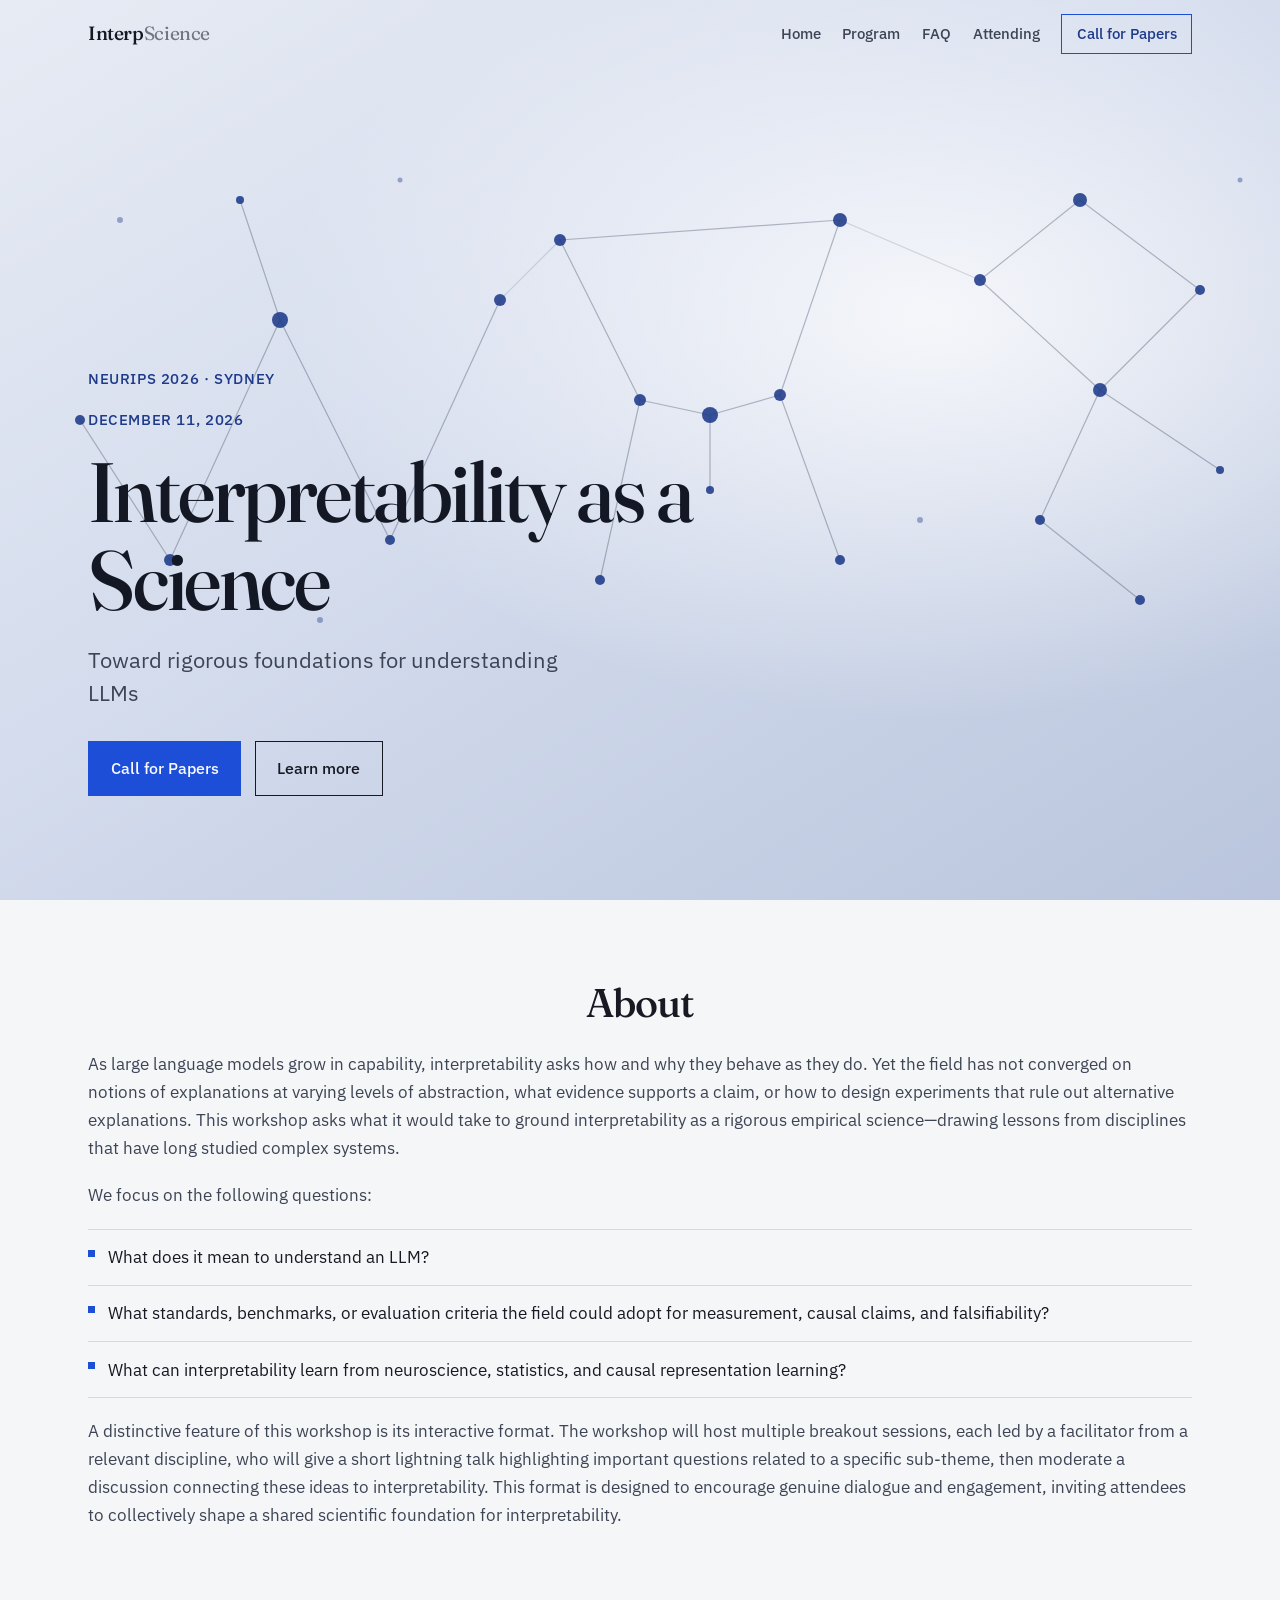
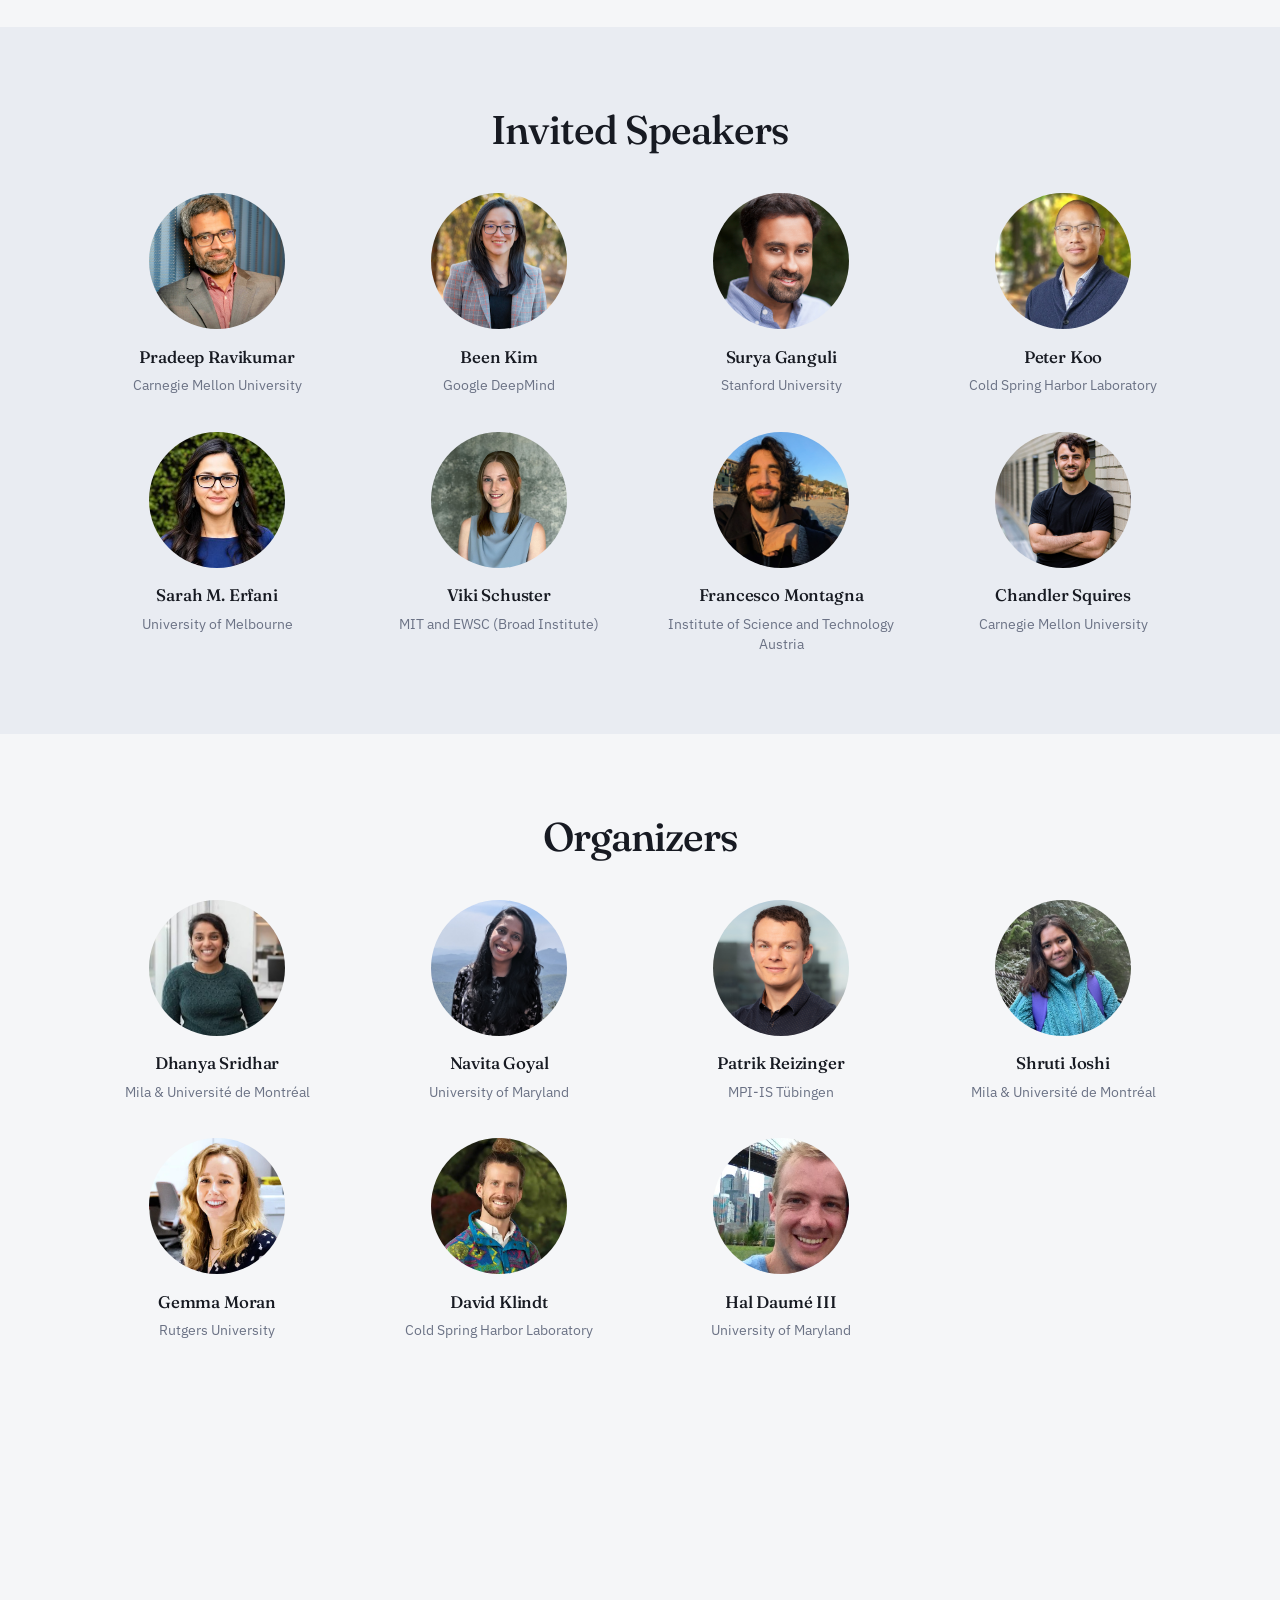
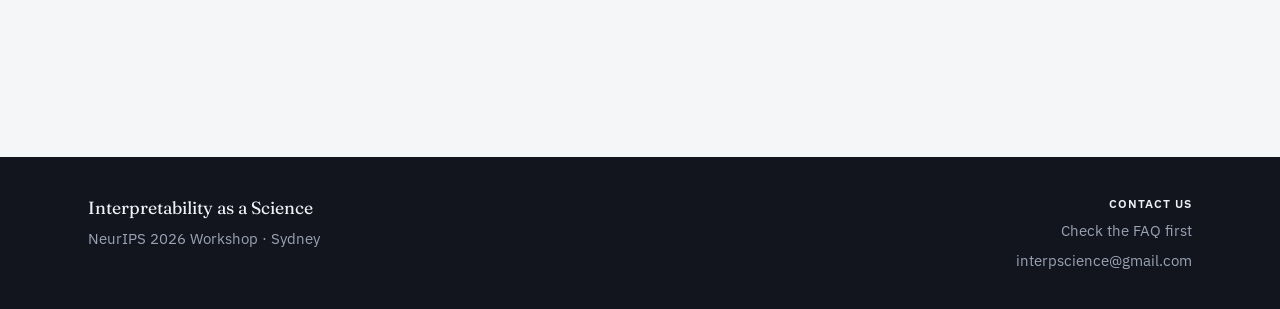
<file: index.html>
<!DOCTYPE html>
<html lang="en">
<head>
  <meta charset="UTF-8" />
  <meta name="viewport" content="width=device-width, initial-scale=1" />
  <title>Interpretability as a Science · Workshop</title>
  <meta name="description" content="What can interpretability learn from other sciences? A NeurIPS 2026 workshop toward rigorous foundations for understanding foundation models." />
  <link rel="preconnect" href="https://fonts.googleapis.com" />
  <link rel="preconnect" href="https://fonts.gstatic.com" crossorigin />
  <link href="https://fonts.googleapis.com/css2?family=Fraunces:opsz,wght@9..144,400;9..144,500;9..144,600&family=IBM+Plex+Sans:wght@400;500;600&display=swap" rel="stylesheet" />
  <link rel="stylesheet" href="static/styles.css?v=8" />
  
  <link rel="icon" href="static/favicon.svg" type="image/svg+xml" />
  <link rel="icon" href="static/favicon-32.png" sizes="32x32" type="image/png" />
  <link rel="icon" href="static/favicon-192.png" sizes="192x192" type="image/png" />
  <link rel="apple-touch-icon" href="static/apple-touch-icon.png" />
</head>
<body>
  <a class="skip-link" href="#main">Skip to content</a>

  <header class="site-header" data-header>
    <div class="header-inner">
      <a class="wordmark" href=".">Interp<span>Science</span></a>
      <nav class="nav" aria-label="Primary">
        <a href=".">Home</a>
        <a href="program">Program</a>
        <a href="faq">FAQ</a>
        <a href="faq#attending-and-presenting">Attending</a>
        <a class="nav-cta" href="cfp">Call for Papers</a>
      </nav>
      <button class="nav-toggle" type="button" aria-expanded="false" aria-controls="mobile-nav" data-nav-toggle>
        <span class="sr-only">Menu</span>
        <span></span><span></span>
      </button>
    </div>
    <nav id="mobile-nav" class="mobile-nav" data-mobile-nav hidden>
      <a href=".">Home</a>
      <a href="program">Program</a>
      <a href="faq">FAQ</a>
      <a href="faq#attending-and-presenting">Attending</a>
      <a href="cfp">Call for Papers</a>
    </nav>
  </header>

  <main id="main">
    <section class="hero" id="top" aria-labelledby="hero-title">
      <div class="hero-visual" aria-hidden="true">
        <svg class="hero-svg" viewBox="0 0 1440 900" preserveAspectRatio="xMidYMid slice">
          <defs>
            <linearGradient id="sky" x1="0" y1="0" x2="1" y2="1">
              <stop offset="0%" stop-color="#e8ecf4" />
              <stop offset="45%" stop-color="#d4dced" />
              <stop offset="100%" stop-color="#b8c4dc" />
            </linearGradient>
            <radialGradient id="glow" cx="70%" cy="35%" r="45%">
              <stop offset="0%" stop-color="#f7f8fb" stop-opacity="0.95" />
              <stop offset="100%" stop-color="#f7f8fb" stop-opacity="0" />
            </radialGradient>
          </defs>
          <rect width="1440" height="900" fill="url(#sky)" />
          <rect width="1440" height="900" fill="url(#glow)" />

          <!-- Star-map figures in the original hero band (≈ y 180–620) -->
          <g class="constellation" fill="none" stroke="#2a3550" stroke-width="1.2" stroke-linecap="round" stroke-linejoin="round">
            <!-- Left: W / Cassiopeia-like -->
            <g class="figure">
              <path class="line" d="M160 420 L250 560 L360 320 L470 540 L580 300" />
              <path class="line" d="M360 320 L320 200" />
            </g>
            <!-- Center: shoulders, belt, feet, sword -->
            <g class="figure">
              <path class="line" d="M640 240 L720 400 L790 415 L860 395 L920 220" />
              <path class="line" d="M640 240 L920 220" />
              <path class="line" d="M720 400 L680 580" />
              <path class="line" d="M860 395 L920 560" />
              <path class="line" d="M790 415 L790 490" />
            </g>
            <!-- Right: diamond + branching tail -->
            <g class="figure">
              <path class="line" d="M1060 280 L1160 200 L1280 290 L1180 390 Z" />
              <path class="line" d="M1180 390 L1120 520 L1220 600" />
              <path class="line" d="M1180 390 L1300 470" />
            </g>
            <!-- Sparse cross-links between figures -->
            <g class="figure faint">
              <path class="line" d="M580 300 L640 240" />
              <path class="line" d="M920 220 L1060 280" />
            </g>
          </g>

          <g class="nodes" fill="#1e3a8a">
            <!-- Left figure (along draw order) -->
            <circle class="node" cx="160" cy="420" r="5" />
            <circle class="node" cx="250" cy="560" r="6" />
            <circle class="node bright" cx="360" cy="320" r="8" />
            <circle class="node" cx="470" cy="540" r="5" />
            <circle class="node" cx="580" cy="300" r="6" />
            <circle class="node" cx="320" cy="200" r="4" />
            <!-- Center figure (along draw order) -->
            <circle class="node" cx="640" cy="240" r="6" />
            <circle class="node" cx="720" cy="400" r="6" />
            <circle class="node bright" cx="790" cy="415" r="8" />
            <circle class="node" cx="860" cy="395" r="6" />
            <circle class="node bright" cx="920" cy="220" r="7" />
            <circle class="node" cx="680" cy="580" r="5" />
            <circle class="node" cx="920" cy="560" r="5" />
            <circle class="node" cx="790" cy="490" r="4" />
            <!-- Right figure (along draw order) -->
            <circle class="node" cx="1060" cy="280" r="6" />
            <circle class="node bright" cx="1160" cy="200" r="7" />
            <circle class="node" cx="1280" cy="290" r="5" />
            <circle class="node" cx="1180" cy="390" r="7" />
            <circle class="node" cx="1120" cy="520" r="5" />
            <circle class="node" cx="1220" cy="600" r="5" />
            <circle class="node" cx="1300" cy="470" r="4" />
            <!-- Unconnected field stars -->
            <circle class="node field" cx="200" cy="220" r="3" />
            <circle class="node field" cx="480" cy="180" r="2.5" />
            <circle class="node field" cx="1000" cy="520" r="3" />
            <circle class="node field" cx="1320" cy="180" r="2.5" />
            <circle class="node field" cx="400" cy="620" r="3" />
          </g>
        </svg>
      </div>

      <div class="hero-content">
        <p class="hero-venue">NeurIPS 2026 · Sydney</p>
        <p class="hero-venue">December 11, 2026</p>
        <h1 id="hero-title">Interpretability as a Science</h1>
        <p class="hero-lede">Toward rigorous foundations for understanding LLMs</p>
        <div class="hero-actions">
          <a class="btn btn-primary" href="cfp">Call for Papers</a>
          <a class="btn btn-ghost" href="#about">Learn more</a>
        </div>
      </div>
    </section>

    <section class="section about" id="about" data-reveal>
      <div class="section-inner">
        <h2>About</h2>
        <p>
          As large language models grow in capability, interpretability asks how and why they behave as they do.
          Yet the field has not converged on notions of explanations at varying levels of abstraction, what evidence supports a claim, 
          or how to design experiments that rule out alternative explanations. 
          This workshop asks what it would take to ground interpretability
          as a rigorous empirical science—drawing lessons from disciplines that have long studied complex systems.
        </p>
        <p>We focus on the following questions:</p>
        <p>
        <ul class="focus-list">
          <li>What does it mean to understand an LLM?</li>
           <li>What standards, benchmarks, or evaluation criteria the field could adopt for measurement, causal claims, and falsifiability?</li>
          <li>What can interpretability learn from neuroscience, statistics, and causal representation learning?</li>
        </ul>
      </p>
        <p>A distinctive feature of this workshop is its interactive format. The workshop will host
          multiple breakout sessions, each led by a facilitator from a relevant discipline, who will
          give a short lightning talk highlighting important questions related to a specific sub-theme, 
          then moderate a discussion connecting these ideas to interpretability. This format is designed to encourage genuine dialogue and engagement, 
          inviting attendees to collectively shape a shared scientific foundation for interpretability.
        </p> 
      </div>
    </section>

    <section class="section speakers" id="speakers" data-reveal>
      <div class="section-inner">
        <h2>Invited Speakers</h2>
        <ul class="person-grid">
          <li>
            <a href="https://www.cs.cmu.edu/~pradeepr/">
              <img src="static/images/people/pradeep-ravikumar.png" alt="" width="160" height="160" />
              <h3>Pradeep Ravikumar</h3>
              <p>Carnegie Mellon University</p>
            </a>
          </li>
          <li>
            <a href="https://beenkim.github.io/">
              <img src="static/images/people/been-kim.png" alt="" width="160" height="160" />
              <h3>Been Kim</h3>
              <p>Google DeepMind</p>
            </a>
          </li>
          <li>
            <a href="https://ganguli-gang.stanford.edu/surya.html">
              <img src="static/images/people/surya-ganguli.jpg" alt="" width="160" height="160" />
              <h3>Surya Ganguli</h3>
              <p>Stanford University</p>
            </a>
          </li>
          <li>
            <a href="https://koo-lab.github.io/">
              <img src="static/images/people/peter_koo.jpeg" alt="" width="160" height="160" />
              <h3>Peter Koo</h3>
              <p>Cold Spring Harbor Laboratory</p>
            </a>
          </li>
          <li>
            <a href="https://people.eng.unimelb.edu.au/smonazam/">
              <img src="static/images/people/sarah-erfani.jpeg" alt="" width="160" height="160" />
              <h3>Sarah M. Erfani</h3>
              <p>University of Melbourne</p>
            </a>
          </li>
          <li>
            <a href="https://viktoriaschuster.github.io/website/">
              <img src="static/images/people/viki-schuster.jpeg" alt="" width="160" height="160" />
              <h3>Viki Schuster</h3>
              <p>MIT and EWSC (Broad Institute)</p>
            </a>
          </li>
          <li>
            <a href="https://www.francescomontagna.com/">
              <img src="static/images/people/francesco-montagna.png" alt="" width="160" height="160" />
              <h3>Francesco Montagna</h3>
              <p>Institute of Science and Technology Austria</p>
            </a>
          </li>
          <li>
            <a href="https://www.chandlersquires.com/">
              <img src="static/images/people/chandler-squires.jpg" alt="" width="160" height="160" />
              <h3>Chandler Squires</h3>
              <p>Carnegie Mellon University</p>
            </a>
          </li>
        </ul>
      </div>
    </section>

    <section class="section organizers" id="organizers" data-reveal>
      <div class="section-inner">
        <h2>Organizers</h2>
        <ul class="person-grid">
          <li>
            <a href="https://www.dsridhar.com/">
              <img src="static/images/people/dhanya-sridhar.jpeg" alt="" width="160" height="160" />
              <h3>Dhanya Sridhar</h3>
              <p>Mila &amp; Université de Montréal</p>
            </a>
          </li>
          <li>
            <a href="https://navitagoyal.github.io/">
              <img src="static/images/people/navita-goyal.jpg" alt="" width="160" height="160" />
              <h3>Navita Goyal</h3>
              <p>University of Maryland</p>
            </a>
          </li>
          <li>
            <a href="https://rpatrik96.github.io/">
              <img src="static/images/people/patrik-reizinger.png" alt="" width="160" height="160" />
              <h3>Patrik Reizinger</h3>
              <p>MPI-IS Tübingen</p>
            </a>
          </li>
          <li>
            <a href="https://shrutij01.github.io/">
              <img src="static/images/people/shruti-joshi.jpg" alt="" width="160" height="160" />
              <h3>Shruti Joshi</h3>
              <p>Mila &amp; Université de Montréal</p>
            </a>
          </li>
          <li>
            <a href="https://www.gemma-moran.com/">
              <img src="static/images/people/gemma-moran.jpg" alt="" width="160" height="160" />
              <h3>Gemma Moran</h3>
              <p>Rutgers University</p>
            </a>
          </li>
          <li>
            <a href="https://facultyprofiles.cshl.edu/david.klindt">
              <img src="static/images/people/david-klindt.jpg" alt="" width="160" height="160" />
              <h3>David Klindt</h3>
              <p>Cold Spring Harbor Laboratory</p>
            </a>
          </li>
          <li>
            <a href="https://users.umiacs.umd.edu/~hal3/">
              <img src="static/images/people/hal-daume.jpg" alt="" width="160" height="160" />
              <h3>Hal Daumé III</h3>
              <p>University of Maryland</p>
            </a>
          </li>
        </ul>
      </div>
    </section>

    <section class="section sponsors" id="sponsors" data-reveal>
      <div class="section-inner">
        <h2>Sponsors</h2>
        <!-- <p class="sponsor-note">This workshop is funded by Schmidt Sciences.</p> -->
        <a class="sponsor-logo" href="https://www.schmidtsciences.org/" target="_blank" rel="noopener">
          <img src="static/schmidt_sciences_logo.svg" alt="Schmidt Sciences" width="300" height="100" />
        </a>
      </div>
    </section>
  </main>

  <footer class="site-footer">
    <div class="footer-inner">
      <div class="footer-left">
        <p class="footer-brand">Interpretability as a Science</p>
        <p>NeurIPS 2026 Workshop · Sydney</p>
      </div>
      <div class="footer-right">
        <p class="footer-contact-label">Contact us</p>
        <p class="footer-contact"><a href="faq">Check the FAQ first</a></p>
        <p class="footer-contact"><a href="mailto:interpscience@gmail.com">interpscience@gmail.com</a></p>
      </div>
    </div>
  </footer>

  <script src="static/script.js?v=5"></script>
</body>
</html>
</file>
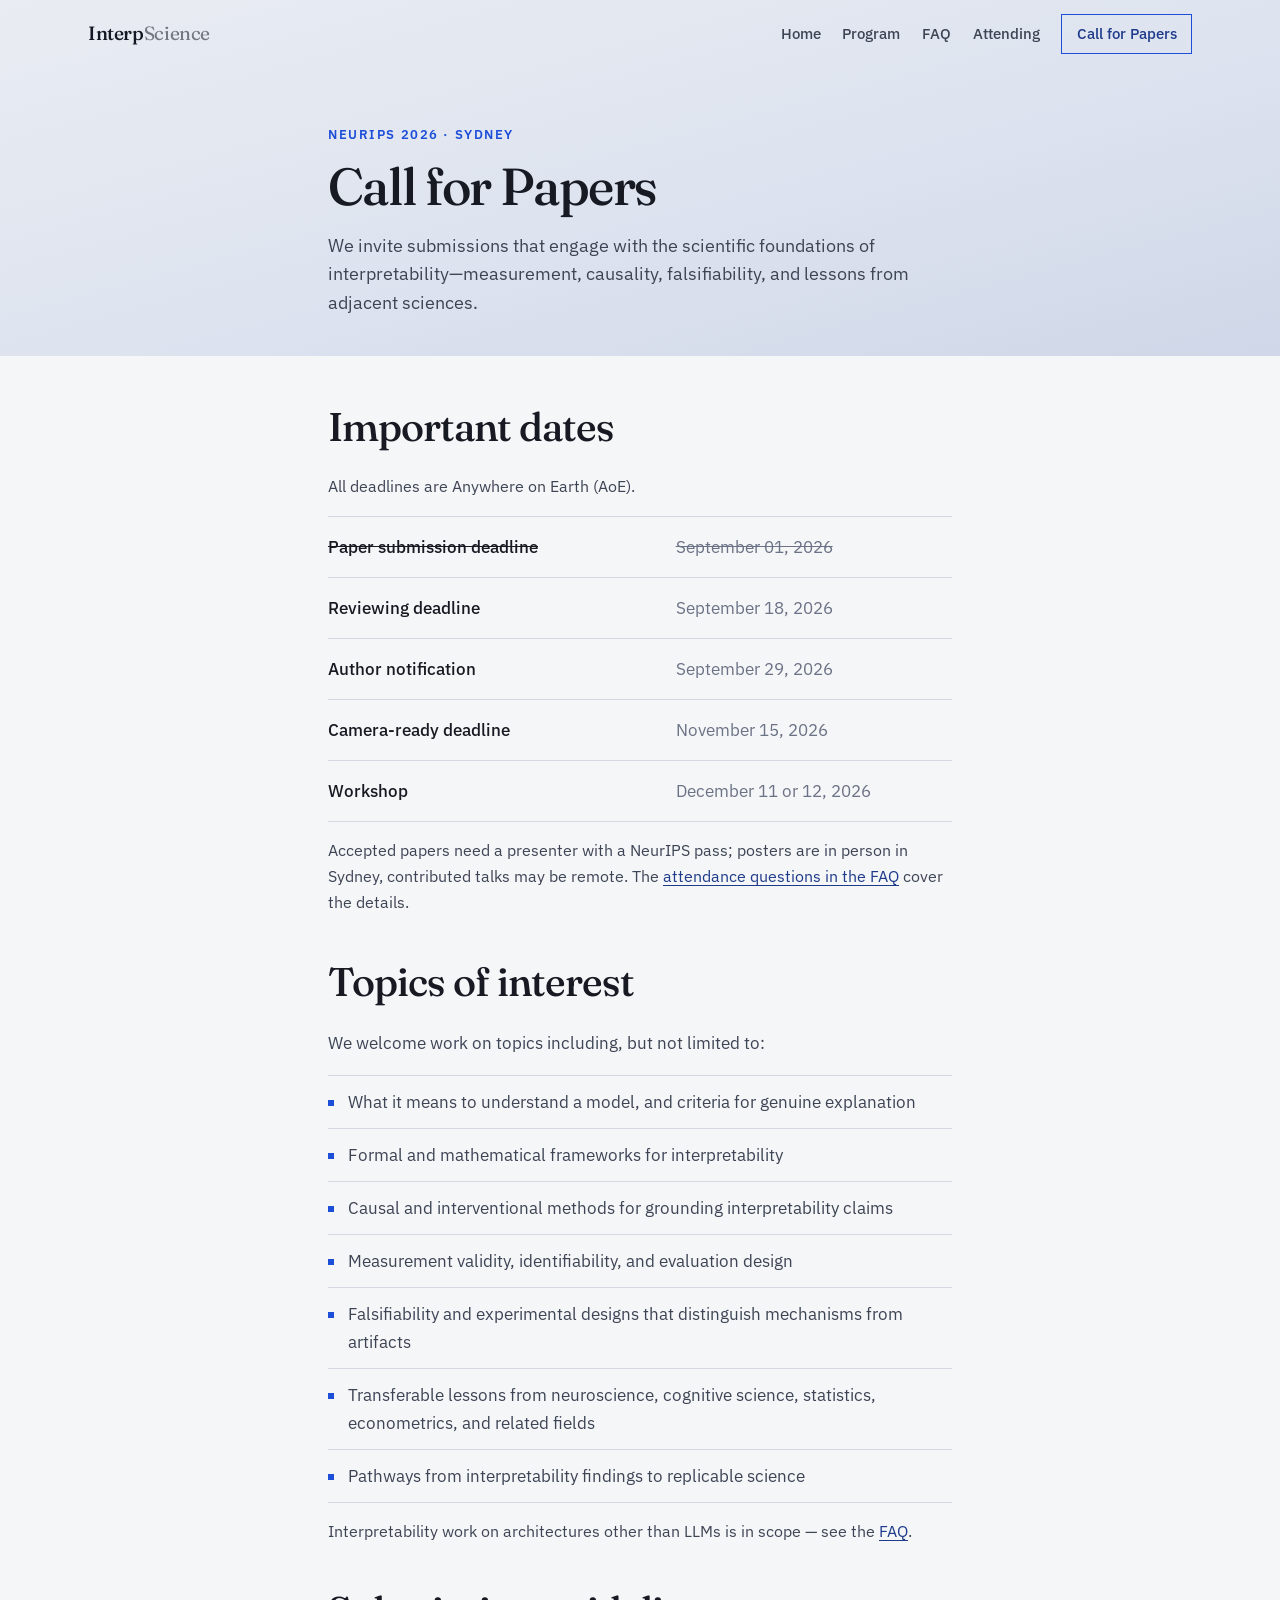
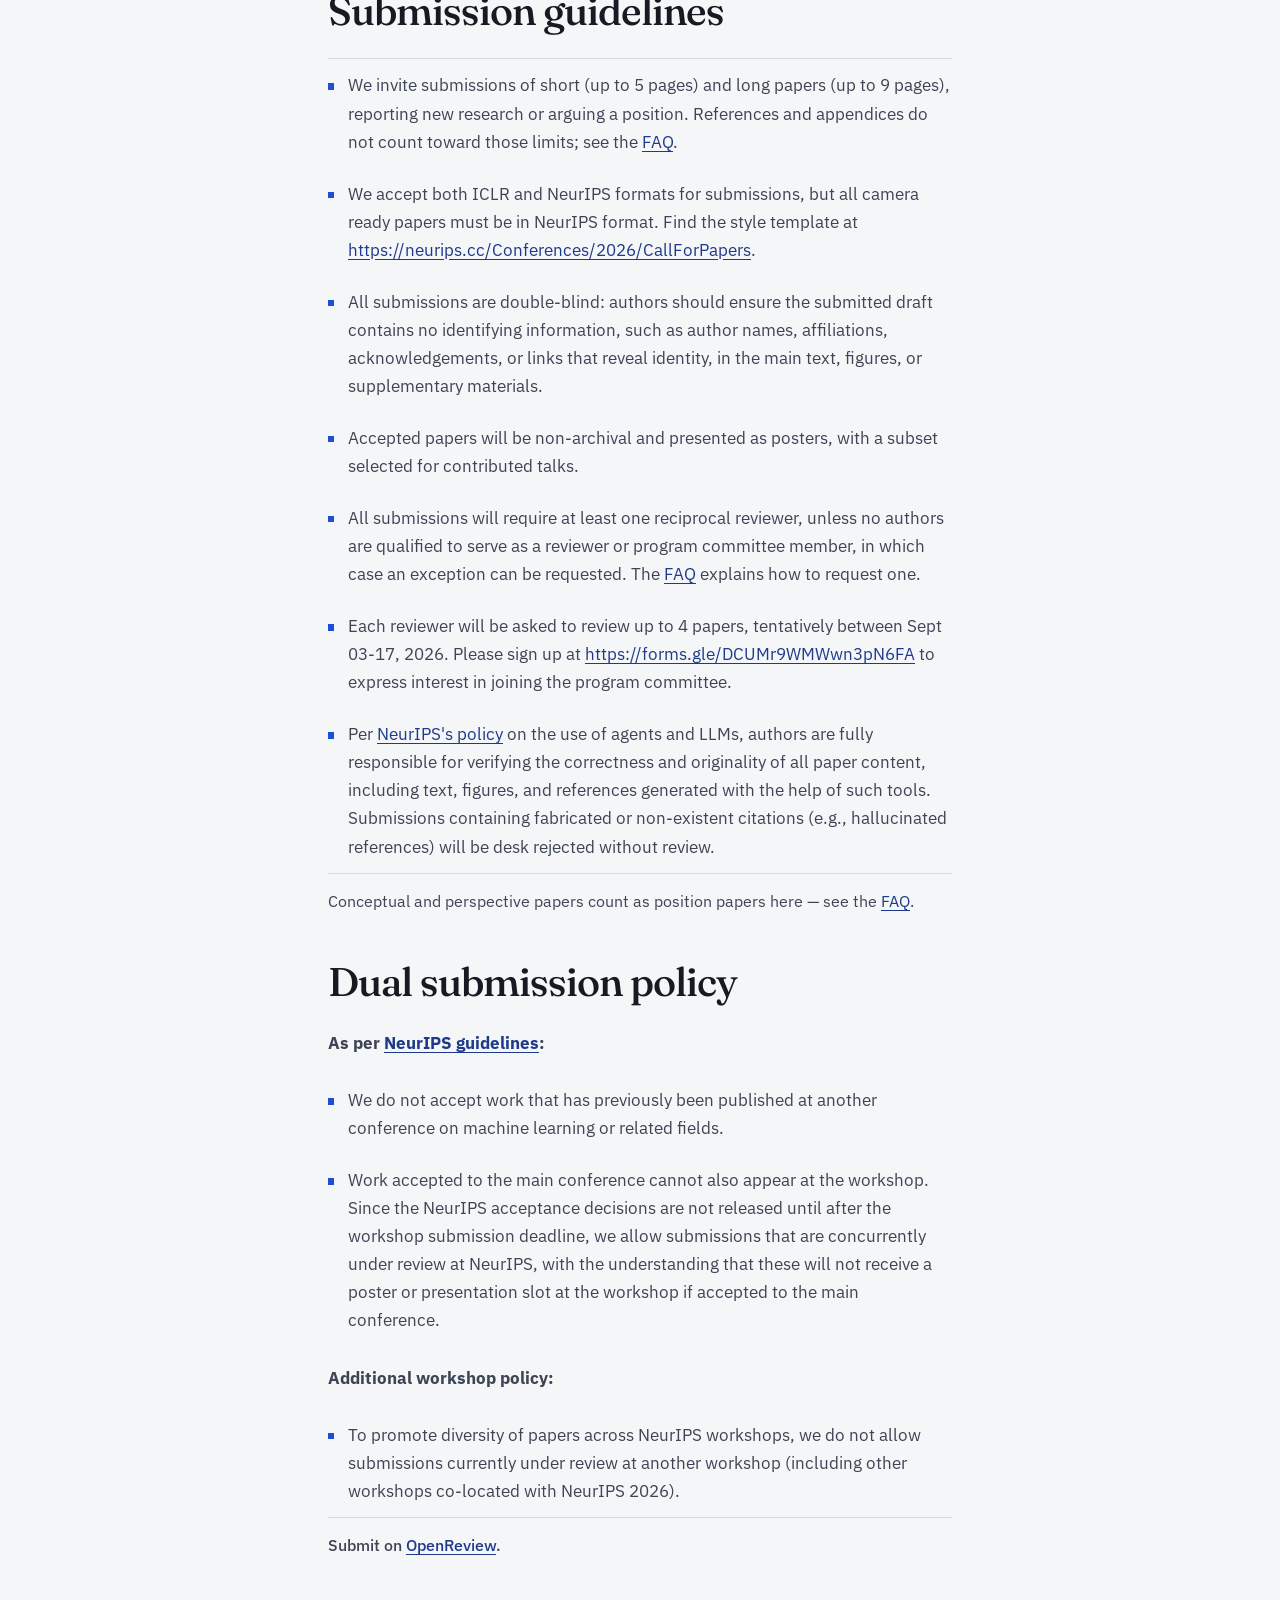
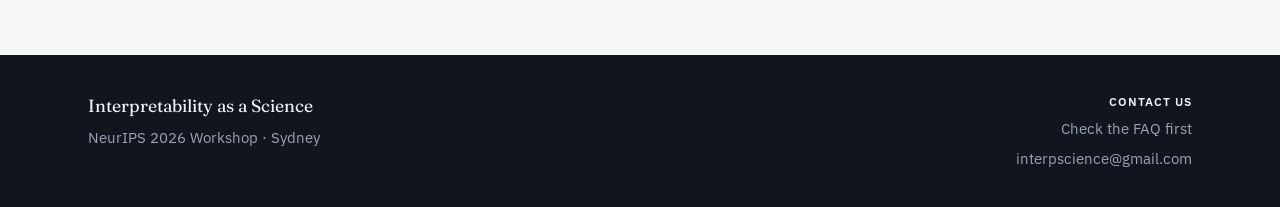
<file: cfp.html>
<!DOCTYPE html>
<html lang="en">
<head>
  <meta charset="UTF-8" />
  <meta name="viewport" content="width=device-width, initial-scale=1" />
  <title>Call for Papers · Interpretability as a Science</title>
  <meta name="description" content="Call for papers for the Interpretability as a Science workshop at NeurIPS 2026." />
  <link rel="preconnect" href="https://fonts.googleapis.com" />
  <link rel="preconnect" href="https://fonts.gstatic.com" crossorigin />
  <link href="https://fonts.googleapis.com/css2?family=Fraunces:opsz,wght@9..144,400;9..144,500;9..144,600&family=IBM+Plex+Sans:wght@400;500;600&display=swap" rel="stylesheet" />
  <link rel="stylesheet" href="static/styles.css?v=8" />
  <!-- <base href="/InterpScience/"> -->
  <link rel="icon" href="static/favicon.svg" type="image/svg+xml" />
  <link rel="icon" href="static/favicon-32.png" sizes="32x32" type="image/png" />
  <link rel="icon" href="static/favicon-192.png" sizes="192x192" type="image/png" />
  <link rel="apple-touch-icon" href="static/apple-touch-icon.png" />
</head>
<body>
  <a class="skip-link" href="#main">Skip to content</a>

  <header class="site-header is-scrolled" data-header>
    <div class="header-inner">
      <a class="wordmark" href=".">Interp<span>Science</span></a>
      <nav class="nav" aria-label="Primary">
        <a href=".">Home</a>
        <a href="program">Program</a>
        <a href="faq">FAQ</a>
        <a href="faq#attending-and-presenting">Attending</a>
        <a class="nav-cta" href="cfp" aria-current="page">Call for Papers</a>
      </nav>
      <button class="nav-toggle" type="button" aria-expanded="false" aria-controls="mobile-nav" data-nav-toggle>
        <span class="sr-only">Menu</span>
        <span></span><span></span>
      </button>
    </div>
    <nav id="mobile-nav" class="mobile-nav" data-mobile-nav hidden>
      <a href=".">Home</a>
      <a href="program">Program</a>
      <a href="faq">FAQ</a>
      <a href="faq#attending-and-presenting">Attending</a>
      <a href="cfp" aria-current="page">Call for Papers</a>
    </nav>
  </header>

  <main id="main">
    <section class="page-hero">
      <div class="section-inner narrow">
        <p class="eyebrow">NeurIPS 2026 · Sydney</p>
        <h1>Call for Papers</h1>
        <p class="page-lede">
          We invite submissions that engage with the scientific foundations of interpretability—measurement, causality, falsifiability, and lessons from adjacent sciences.
        </p>
      </div>
    </section>

    <section class="section page-section">
      <div class="section-inner narrow">
        <h2>Important dates</h2>
        <p class="note">All deadlines are Anywhere on Earth (AoE).</p>
        <dl class="date-list">
          <div>
            <dt><s>Paper submission deadline</s></dt>
            <dd><s>September 01, 2026</s></dd>
          </div>
          <div>
            <dt>Reviewing deadline</dt>
            <dd>September 18, 2026</dd>
          </div>
          <div>
            <dt>Author notification</dt>
            <dd>September 29, 2026</dd>
          </div>
          <div>
            <dt>Camera-ready deadline</dt>
            <dd>November 15, 2026</dd>
          </div>
          <div>
            <dt>Workshop</dt>
            <dd>December 11 or 12, 2026</dd>
          </div>
        </dl>
        <p class="note">Accepted papers need a presenter with a NeurIPS pass; posters are in person in Sydney, contributed talks may be remote. The <a href="faq#attending-and-presenting">attendance questions in the FAQ</a> cover the details.</p>

        <h2>Topics of interest</h2>
        <p>We welcome work on topics including, but not limited to:</p>
        <ul class="topic-list">
          <li>What it means to understand a model, and criteria for genuine explanation</li>
          <li>Formal and mathematical frameworks for interpretability</li>
          <li>Causal and interventional methods for grounding interpretability claims</li>
          <li>Measurement validity, identifiability, and evaluation design</li>
          <li>Falsifiability and experimental designs that distinguish mechanisms from artifacts</li>
          <li>Transferable lessons from neuroscience, cognitive science, statistics, econometrics, and related fields</li>
          <li>Pathways from interpretability findings to replicable science</li>
        </ul>
        <p class="note">Interpretability work on architectures other than LLMs is in scope — see the <a href="faq#is-work-on-architectures-other-than-llms-eg-rnns-state-space-models-in-scope">FAQ</a>.</p>

        <h2>Submission guidelines</h2>
        <ul class="submission-guidelines">
          <li>We invite submissions of short (up to 5 pages) and long papers (up to 9 pages), reporting new research or arguing a position. References and appendices do not count toward those limits; see the <a href="faq#do-references-and-appendices-count-toward-the-page-limit">FAQ</a>.</li>
          <li>We accept both ICLR and NeurIPS formats for submissions, but all camera ready papers must be in NeurIPS format. Find the style template at <a href="https://neurips.cc/Conferences/2026/CallForPapers">https://neurips.cc/Conferences/2026/CallForPapers</a>.</li>
          <li>All submissions are double-blind: authors should ensure the submitted draft contains no identifying information, such as author names, affiliations, acknowledgements, or links that reveal identity, in the main text, figures, or supplementary materials.</li>
          <!-- <li>Per NeurIPS guidelines, we do not accept work that has been previously published in other conferences on machine learning or related fields, including NeurIPS 2026 main conference.</li> -->
          <li>Accepted papers will be non-archival and presented as posters, with a subset selected for contributed talks.</li>
          <li>All submissions will require at least one reciprocal reviewer, unless no authors are qualified to serve as a reviewer or program committee member, in which case an exception can be requested. The <a href="faq#how-do-i-request-a-reciprocal-reviewer-exception">FAQ</a> explains how to request one.</li>
          <li>Each reviewer will be asked to review up to 4 papers, tentatively between Sept 03-17, 2026. Please sign up at <a href="https://forms.gle/DCUMr9WMWwn3pN6FA">https://forms.gle/DCUMr9WMWwn3pN6FA</a> to express interest in joining the program committee.</li>
          <li>Per <a href="https://neurips.cc/Conferences/2026/MainTrackHandbook#:~:text=Author%20Use%20of%20Agents%20and%20Large%20Language%20Models%20(LLMs)%C2%A0">NeurIPS's policy</a> on the use of agents and LLMs, authors are fully responsible for verifying the correctness and originality of all paper content, including text, figures, and references generated with the help of such tools. Submissions containing fabricated or non-existent citations (e.g., hallucinated references) will be desk rejected without review.</li>
          
        </ul>
        <p class="note">Conceptual and perspective papers count as position papers here — see the <a href="faq#does-the-workshop-accept-position-papers-or-conceptualperspective-papers">FAQ</a>.</p>
        <h2>Dual submission policy</h2>
        <ul class="submission-guidelines">
          <p><strong>
          As per <a href="https://neurips.cc/Conferences/2026/WorkshopsGuidance#:~:text=Work%20that%20is%20presented%20at%20the%20main%20NeurIPS%20conference%20should%20not%20appear%20in%20a%20workshop%2C%20including%20as%20part%20of%20an%20invited%20talk.%20Organizers%20should%20make%20this%20clear%20in%20their%20calls%20and%20explain%20in%20their%20proposal%20how%20they%20will%20discourage%20the%20presentation%20of%20already%20finalized%20machine%20learning%20work.">NeurIPS guidelines</a>:
          </strong></p>

          <li>We do not accept work that has previously been published at another conference on machine learning or related fields. </li>

          <li>Work accepted to the main conference cannot also appear at the workshop. Since the NeurIPS acceptance decisions are not released until after the workshop submission deadline, we allow submissions that are concurrently under review at NeurIPS, with the understanding that these will not receive a poster or presentation slot at the workshop if accepted to the main conference.</li>
            
          <p><strong>Additional workshop policy:</strong></p>
          <li>To promote diversity of papers across NeurIPS workshops, we do not allow submissions currently under review at another workshop (including other workshops co-located with NeurIPS 2026).</li>

          
        </ul>

        <p class="note-end">Submit on <a href="https://openreview.net/group?id=NeurIPS.cc/2026/Workshop/InterpScience">OpenReview</a>.</p>

        
      </div>

      
    </section>
  </main>

  <footer class="site-footer">
    <div class="footer-inner">
      <div class="footer-left">
        <p class="footer-brand">Interpretability as a Science</p>
        <p>NeurIPS 2026 Workshop · Sydney</p>
      </div>
      <div class="footer-right">
        <p class="footer-contact-label">Contact us</p>
        <p class="footer-contact"><a href="faq">Check the FAQ first</a></p>
        <p class="footer-contact"><a href="mailto:interpscience@gmail.com">interpscience@gmail.com</a></p>
      </div>
    </div>
  </footer>

  <script src="static/script.js"></script>
</body>
</html>
</file>
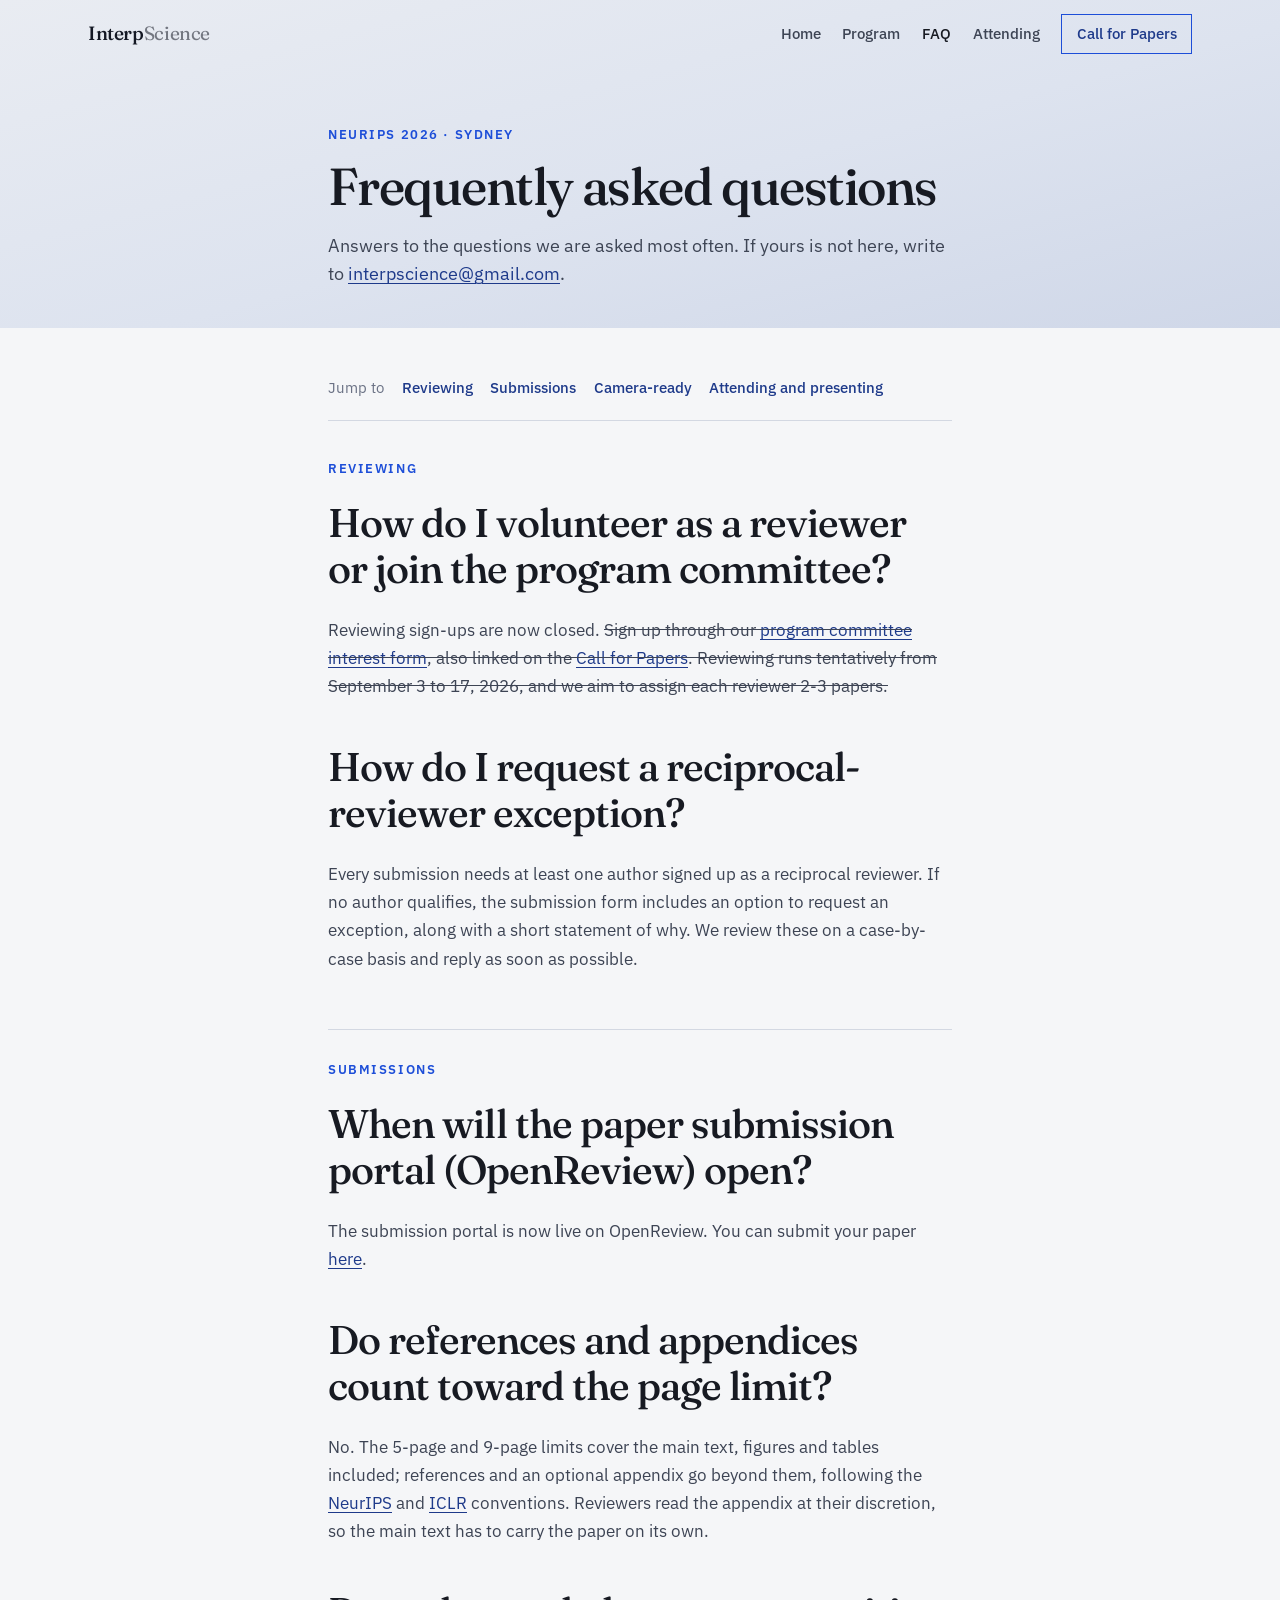
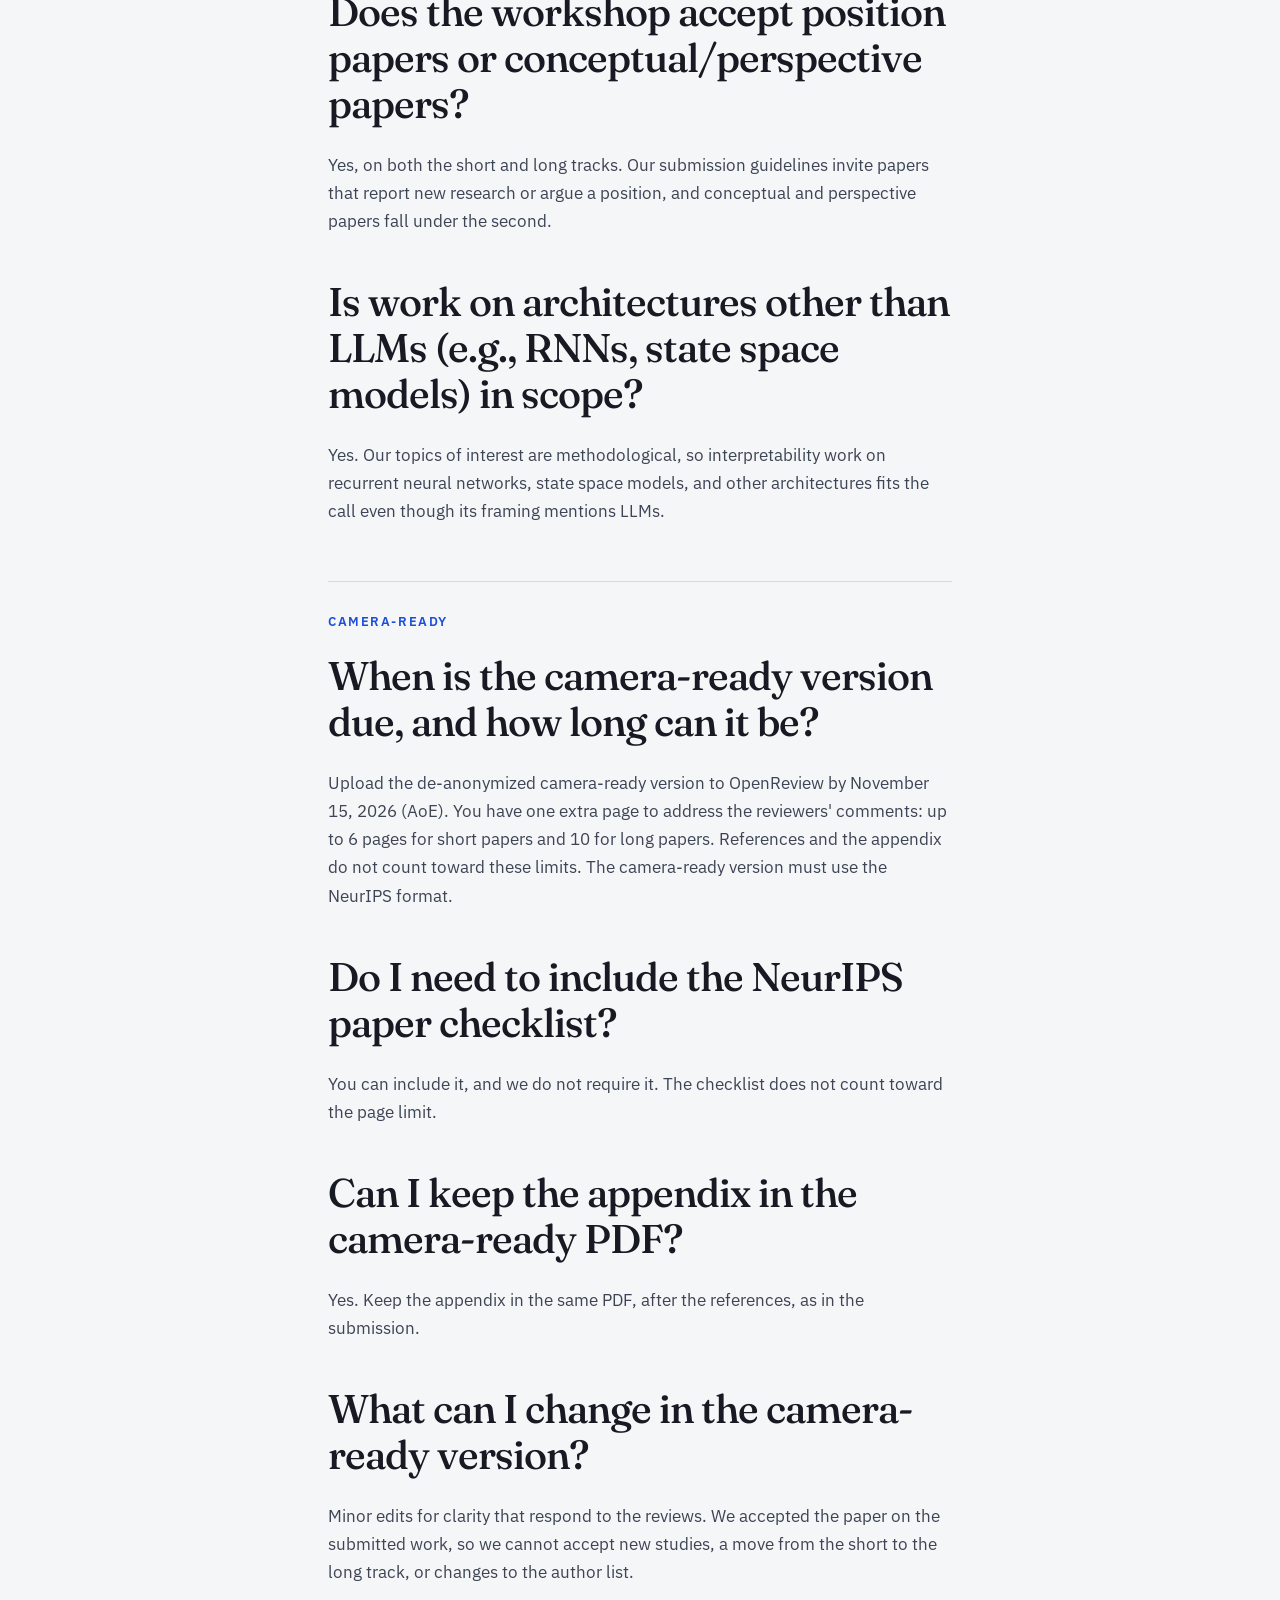
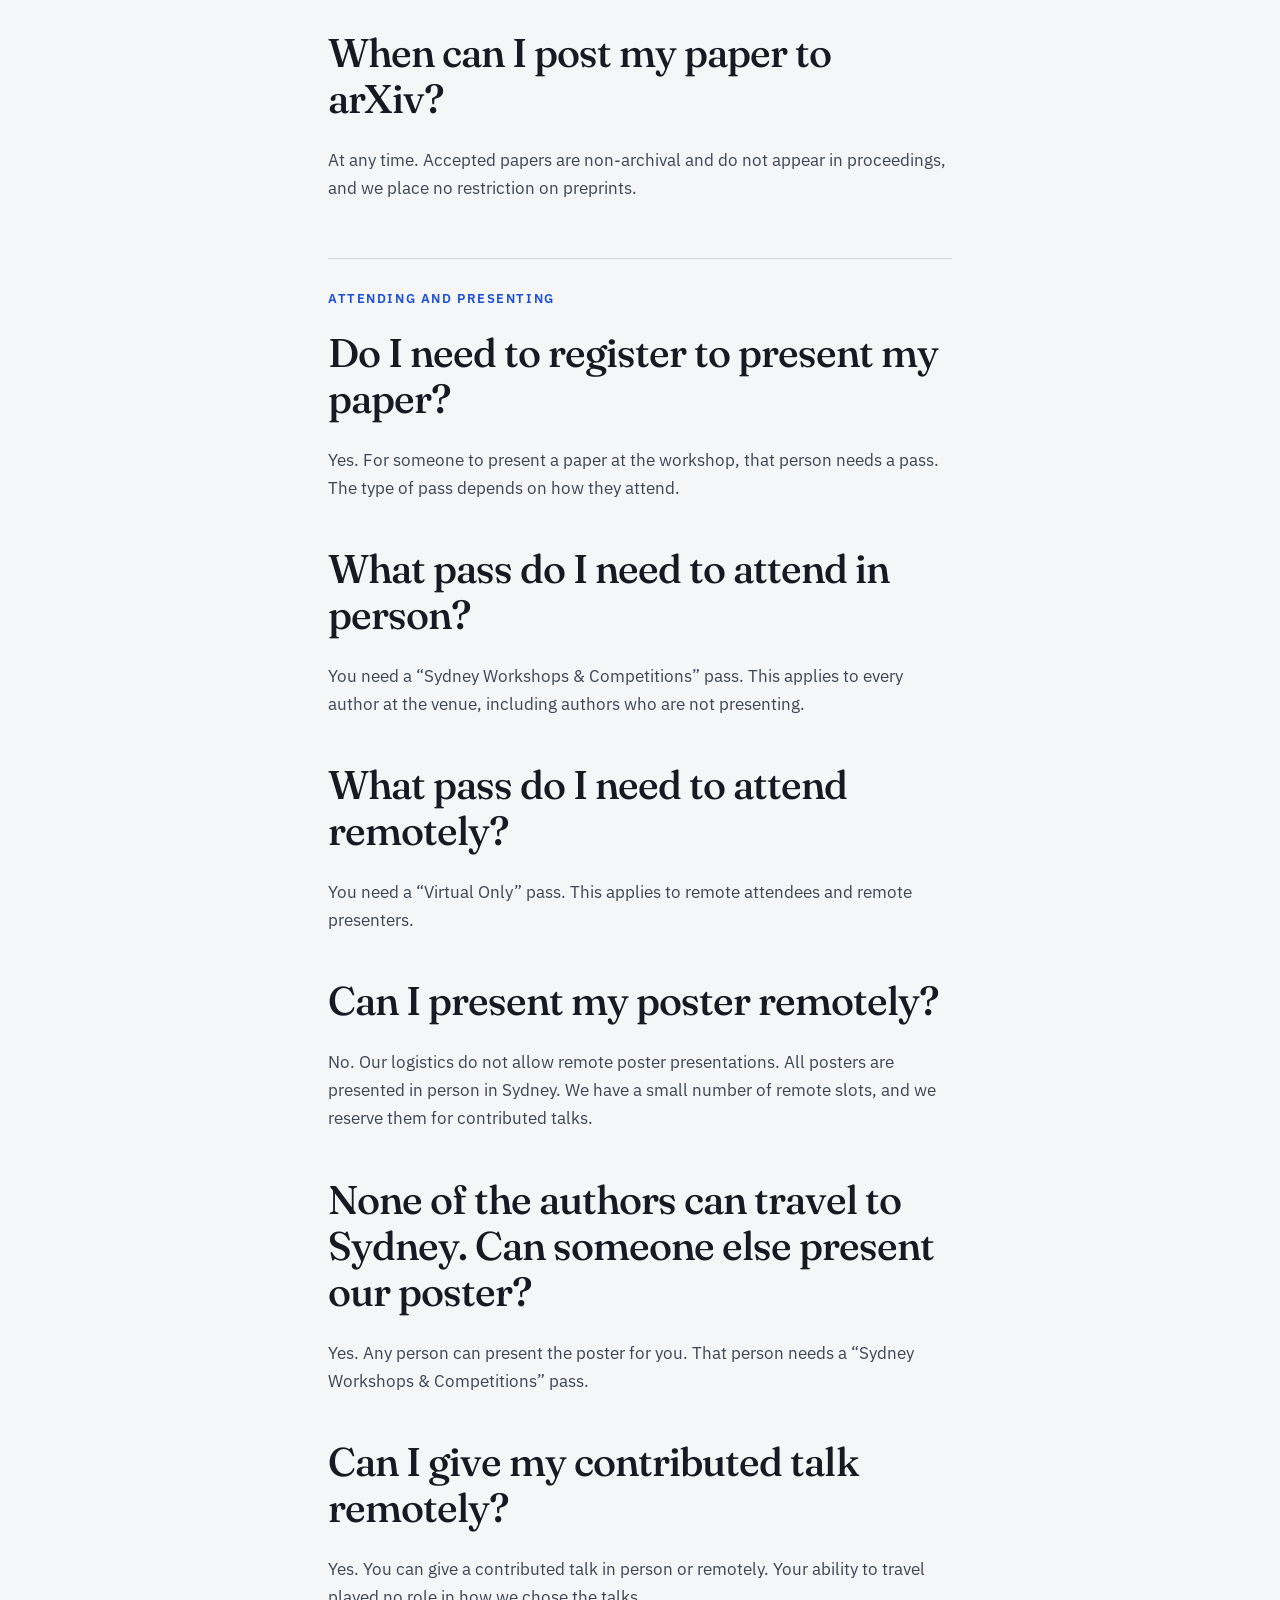
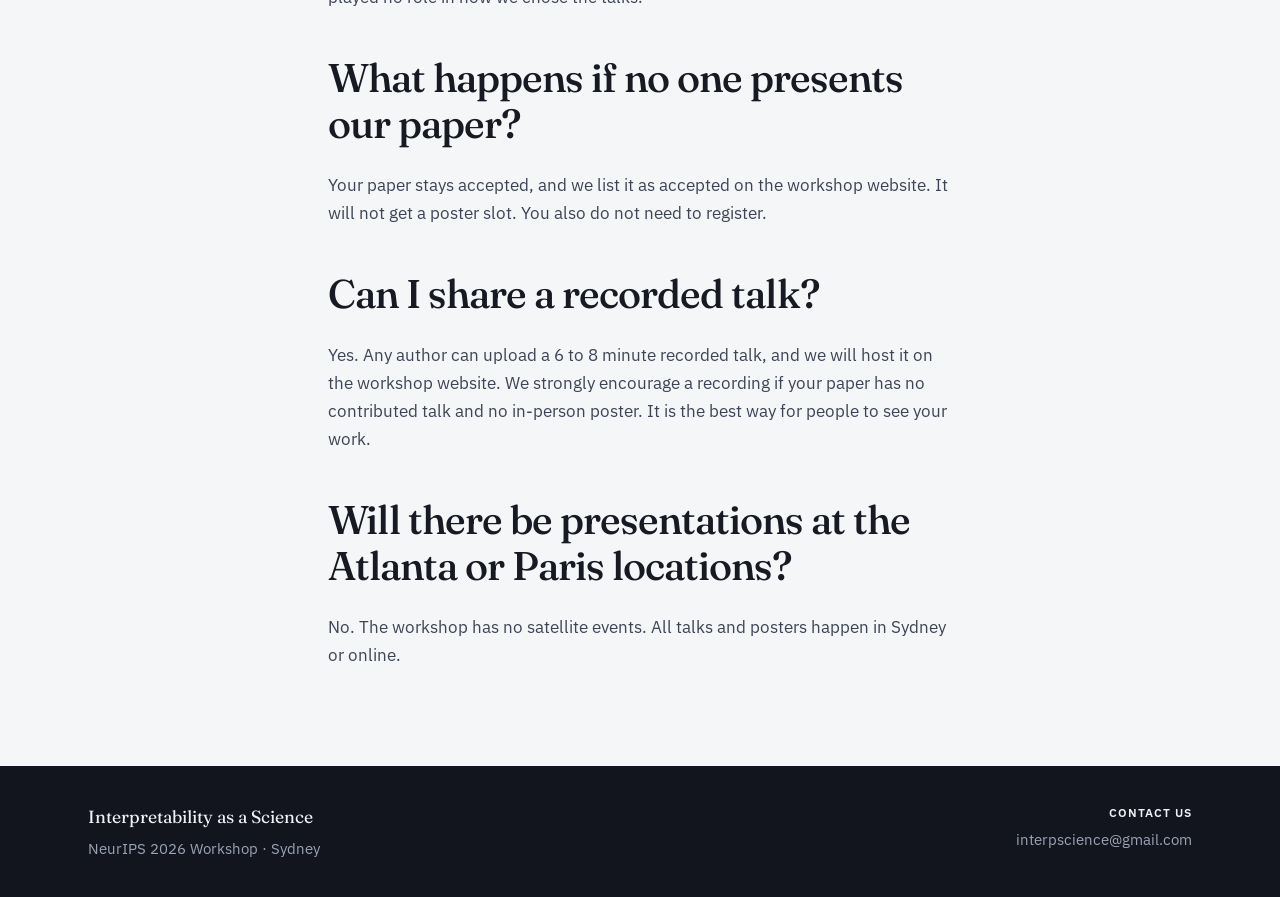
<file: faq.html>
<!DOCTYPE html>
<html lang="en">
<head>
  <meta charset="UTF-8" />
  <meta name="viewport" content="width=device-width, initial-scale=1" />
  <title>FAQ · Interpretability as a Science</title>
  <meta name="description" content="Frequently asked questions about the Interpretability as a Science workshop at NeurIPS 2026: reviewing, submissions, presentation, and scope." />
  <link rel="preconnect" href="https://fonts.googleapis.com" />
  <link rel="preconnect" href="https://fonts.gstatic.com" crossorigin />
  <link href="https://fonts.googleapis.com/css2?family=Fraunces:opsz,wght@9..144,400;9..144,500;9..144,600&family=IBM+Plex+Sans:wght@400;500;600&display=swap" rel="stylesheet" />
  <link rel="stylesheet" href="static/styles.css?v=8" />
  <link rel="icon" href="static/favicon.svg" type="image/svg+xml" />
  <link rel="icon" href="static/favicon-32.png" sizes="32x32" type="image/png" />
  <link rel="icon" href="static/favicon-192.png" sizes="192x192" type="image/png" />
  <link rel="apple-touch-icon" href="static/apple-touch-icon.png" />
</head>
<body>
  <a class="skip-link" href="#main">Skip to content</a>

  <header class="site-header is-scrolled" data-header>
    <div class="header-inner">
      <a class="wordmark" href=".">Interp<span>Science</span></a>
      <nav class="nav" aria-label="Primary">
        <a href=".">Home</a>
        <a href="program">Program</a>
        <a href="faq" aria-current="page">FAQ</a>
        <a href="faq#attending-and-presenting">Attending</a>
        <a class="nav-cta" href="cfp">Call for Papers</a>
      </nav>
      <button class="nav-toggle" type="button" aria-expanded="false" aria-controls="mobile-nav" data-nav-toggle>
        <span class="sr-only">Menu</span>
        <span></span><span></span>
      </button>
    </div>
    <nav id="mobile-nav" class="mobile-nav" data-mobile-nav hidden>
      <a href=".">Home</a>
      <a href="program">Program</a>
      <a href="faq">FAQ</a>
      <a href="faq#attending-and-presenting">Attending</a>
      <a href="cfp">Call for Papers</a>
    </nav>
  </header>

  <main id="main">
    <section class="page-hero">
      <div class="section-inner narrow">
        <p class="eyebrow">NeurIPS 2026 · Sydney</p>
        <h1>Frequently asked questions</h1>
        <p class="page-lede">
          Answers to the questions we are asked most often. If yours is not here, write to
          <a href="mailto:interpscience@gmail.com">interpscience@gmail.com</a>.
        </p>
      </div>
    </section>

    <section class="section page-section">
      <div class="section-inner narrow">
        <!--
          The questions and answers live in FAQ.md and nowhere else. This page
          fetches that file and renders it, so there is exactly one place to edit.
          Do not paste answers into this file.

          Heading scheme in FAQ.md: "# " is the document title (dropped here),
          "## " opens a section (Reviewing, Submissions, ...) and "### " is one
          question. Both sections and questions get an id derived from their
          wording, so a link such as faq#attending-and-presenting keeps working
          when entries are added or reordered.
        -->
        <div id="faq-content">
          <p class="note">Loading the FAQ…</p>
        </div>
        <noscript>
          <p class="note">
            This page renders the FAQ from <a href="FAQ.md">FAQ.md</a>, which needs JavaScript.
            You can <a href="FAQ.md">read the source file directly</a> instead.
          </p>
        </noscript>
      </div>
    </section>
  </main>

  <footer class="site-footer">
    <div class="footer-inner">
      <div class="footer-left">
        <p class="footer-brand">Interpretability as a Science</p>
        <p>NeurIPS 2026 Workshop · Sydney</p>
      </div>
      <div class="footer-right">
        <p class="footer-contact-label">Contact us</p>
        <p class="footer-contact"><a href="mailto:interpscience@gmail.com">interpscience@gmail.com</a></p>
      </div>
    </div>
  </footer>

  <script src="static/script.js"></script>
  <script>
    (function () {
      var target = document.getElementById('faq-content');

      // Slugs are derived from the question wording, not its position, so the
      // deep links in cfp.html survive entries being added or reordered.
      function slugify(text) {
        return text.toLowerCase()
          .replace(/&/g, ' and ')
          .replace(/[^a-z0-9\s-]/g, '')
          .replace(/[\s-]+/g, '-')
          .replace(/^-+|-+$/g, '');
      }

      function escapeHtml(s) {
        return s.replace(/&/g, '&amp;').replace(/</g, '&lt;').replace(/>/g, '&gt;');
      }

      // The small inline subset the FAQ actually uses: [label](url), bare
      // URLs, and ~~strikethrough~~. The trailing character class keeps
      // sentence punctuation out of the href so "see https://example.com/x."
      // does not break the link.
      function inline(md) {
        var out = escapeHtml(md);
        out = out.replace(/\[([^\]]+)\]\((https?:\/\/[^)\s]+)\)/g,
          function (_, label, url) { return '<a href="' + url + '">' + label + '</a>'; });
        out = out.replace(/(^|[\s(])(https?:\/\/[^\s<)]*[^\s<).,;:])/g,
          function (_, pre, url) { return pre + '<a href="' + url + '">' + url + '</a>'; });
        out = out.replace(/~~([^~]+)~~/g, '<del>$1</del>');
        return out;
      }

      function render(md) {
        var lines = md.split(/\r?\n/);
        // entries: {kind: 'section'|'question', text, buf}
        var entries = [], cur = null;
        function open(kind, text) {
          if (cur !== null) entries.push(cur);
          cur = { kind: kind, text: text, buf: [] };
        }
        lines.forEach(function (ln) {
          if (ln.indexOf('### ') === 0) {
            open('question', ln.slice(4).trim());
          } else if (ln.indexOf('## ') === 0) {
            open('section', ln.slice(3).trim());
          } else if (ln.indexOf('# ') === 0) {
            // the document title is already in the page hero
          } else if (cur !== null) {
            cur.buf.push(ln);
          }
        });
        if (cur !== null) entries.push(cur);

        var questions = entries.filter(function (e) { return e.kind === 'question'; });
        if (!questions.length) throw new Error('no "### question" headings found');

        var seen = {};
        function uniqueSlug(text) {
          var base = slugify(text), slug = base, n = 2;
          while (seen[slug]) { slug = base + '-' + n; n++; }
          seen[slug] = true;
          return slug;
        }
        entries.forEach(function (e) { e.slug = uniqueSlug(e.text); });

        var sections = entries.filter(function (e) { return e.kind === 'section'; });
        var html = '';
        if (sections.length > 1) {
          html += '<nav class="faq-jump" aria-label="FAQ sections"><span>Jump to</span>';
          sections.forEach(function (s) {
            html += '<a href="#' + s.slug + '">' + inline(s.text) + '</a>';
          });
          html += '</nav>';
        }
        entries.forEach(function (e) {
          if (e.kind === 'section') {
            html += '<h2 class="faq-section" id="' + e.slug + '">' + inline(e.text) + '</h2>';
          } else {
            html += '<h3 id="' + e.slug + '">' + inline(e.text) + '</h3>';
          }
          e.buf.join('\n').split(/\n\s*\n/).forEach(function (p) {
            if (p.trim()) html += '<p>' + inline(p.trim().split(/\s+/).join(' ')) + '</p>';
          });
        });
        target.innerHTML = html;
        applyHash();
      }

      // The browser gave up on the hash long before this content existed, so
      // re-apply it. Wait for webfonts first: they change heading metrics, and
      // scrolling before they land puts the target well off screen.
      function applyHash() {
        if (location.hash.length <= 1) return;
        var scroll = function () {
          var el = document.getElementById(decodeURIComponent(location.hash.slice(1)));
          if (!el) return;
          // scrollIntoView() inherits `scroll-behavior: smooth` from the site
          // CSS, which turns a deep link into an animation; and the header is
          // position:fixed, so a plain jump hides the heading beneath it.
          // Scroll explicitly, instantly, offset by the header height.
          var header = document.querySelector('.site-header');
          var offset = (header ? header.getBoundingClientRect().height : 0) + 16;
          var top = el.getBoundingClientRect().top + window.pageYOffset - offset;
          // 'instant', not 'auto': per spec 'auto' defers to the CSS
          // scroll-behavior, which this site sets to smooth — turning a deep
          // link into an animation that can be interrupted or never finish.
          window.scrollTo({ top: Math.max(top, 0), behavior: 'instant' });
        };
        var settled = (document.fonts && document.fonts.ready)
          ? document.fonts.ready
          : Promise.resolve();
        settled.then(function () { requestAnimationFrame(scroll); });
      }

      window.addEventListener('hashchange', applyHash);

      fetch('FAQ.md', { cache: 'no-cache' })
        .then(function (r) {
          if (!r.ok) throw new Error('HTTP ' + r.status);
          return r.text();
        })
        .then(render)
        .catch(function (err) {
          target.innerHTML = '<p class="note">The FAQ could not be loaded (' +
            escapeHtml(String(err.message || err)) +
            '). You can <a href="FAQ.md">read it directly</a>, or write to ' +
            '<a href="mailto:interpscience@gmail.com">interpscience@gmail.com</a>.</p>';
        });
    })();
  </script>
</body>
</html>
</file>
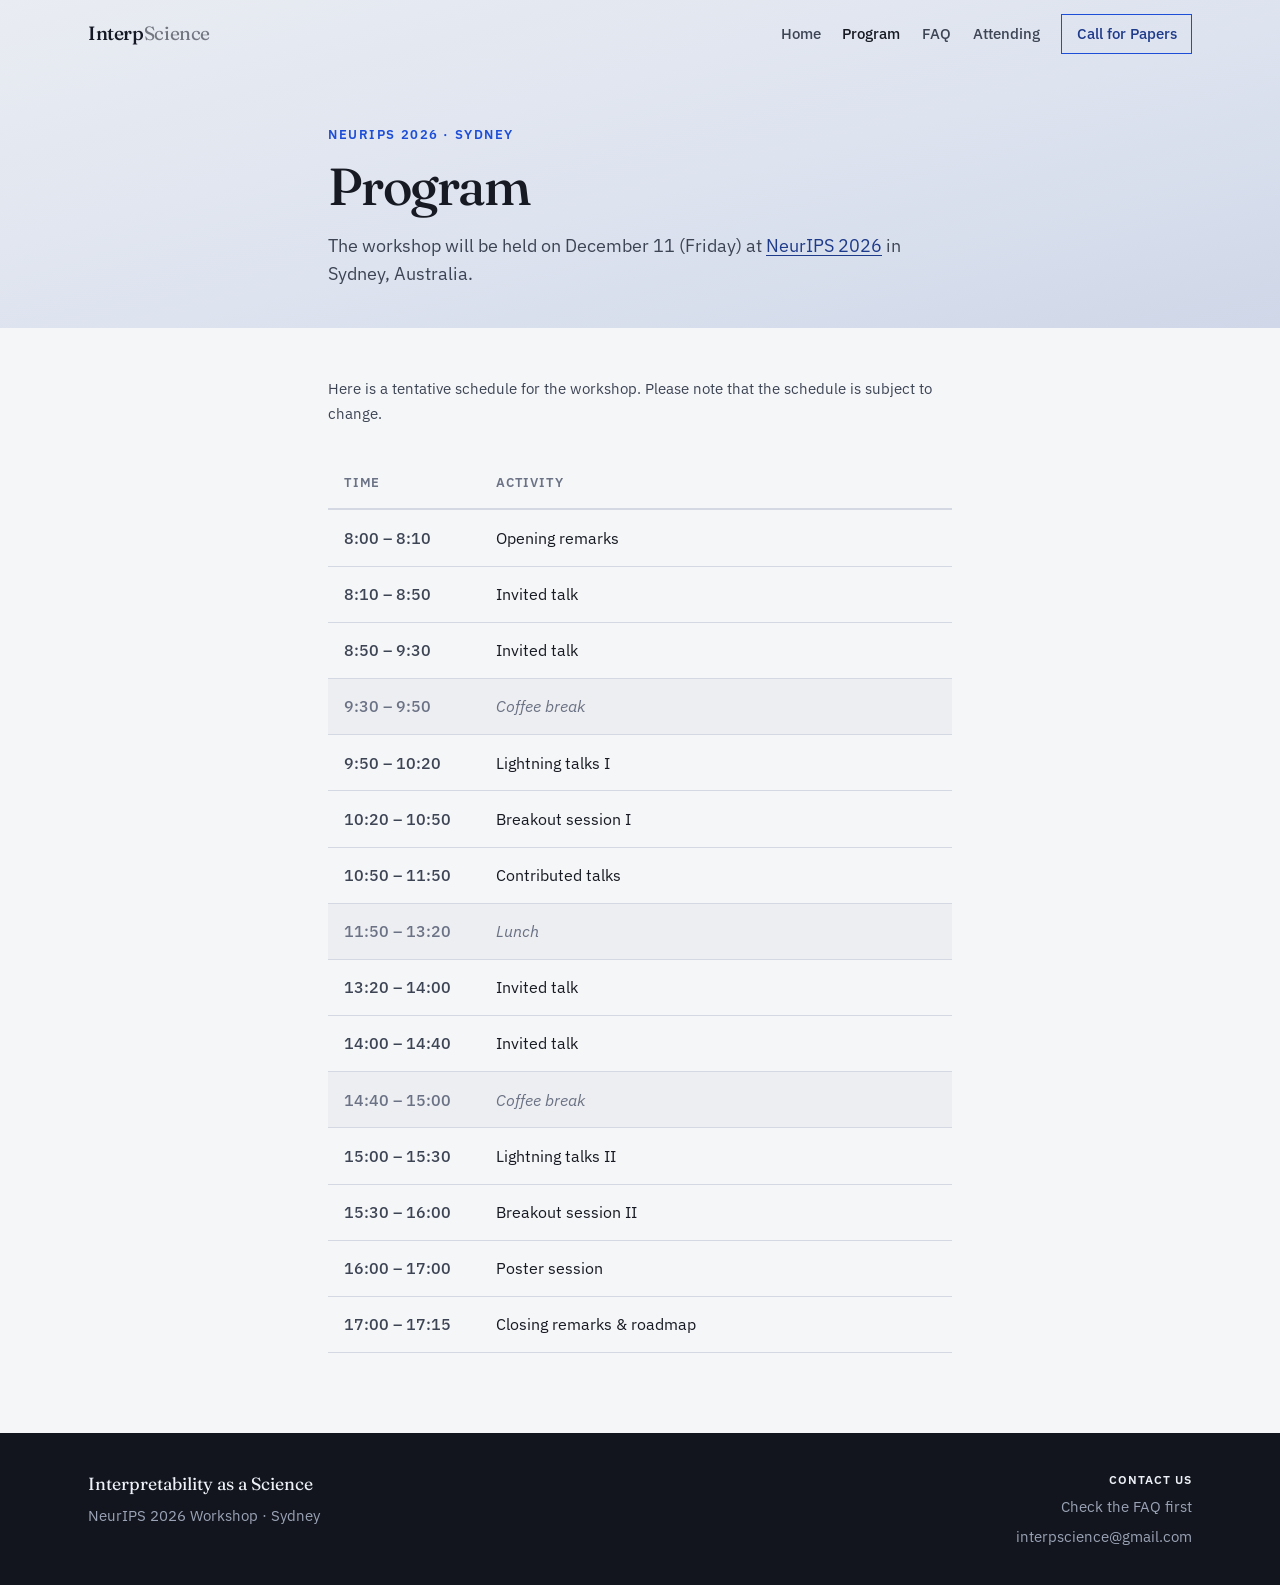
<file: program.html>
<!DOCTYPE html>
<html lang="en">
<head>
  <meta charset="UTF-8" />
  <meta name="viewport" content="width=device-width, initial-scale=1" />
  <title>Program · Interpretability as a Science</title>
  <meta name="description" content="Tentative program for the Interpretability as a Science workshop at NeurIPS 2026." />
  <link rel="preconnect" href="https://fonts.googleapis.com" />
  <link rel="preconnect" href="https://fonts.gstatic.com" crossorigin />
  <link href="https://fonts.googleapis.com/css2?family=Fraunces:opsz,wght@9..144,400;9..144,500;9..144,600&family=IBM+Plex+Sans:wght@400;500;600&display=swap" rel="stylesheet" />
  <link rel="stylesheet" href="static/styles.css?v=8" />
  <link rel="icon" href="static/favicon.svg" type="image/svg+xml" />
  <link rel="icon" href="static/favicon-32.png" sizes="32x32" type="image/png" />
  <link rel="icon" href="static/favicon-192.png" sizes="192x192" type="image/png" />
  <link rel="apple-touch-icon" href="static/apple-touch-icon.png" />
</head>
<body>
  <a class="skip-link" href="#main">Skip to content</a>

  <header class="site-header is-scrolled" data-header>
    <div class="header-inner">
      <a class="wordmark" href=".">Interp<span>Science</span></a>
      <nav class="nav" aria-label="Primary">
        <a href=".">Home</a>
        <a href="program" aria-current="page">Program</a>
        <a href="faq">FAQ</a>
        <a href="faq#attending-and-presenting">Attending</a>
        <a class="nav-cta" href="cfp">Call for Papers</a>
      </nav>
      <button class="nav-toggle" type="button" aria-expanded="false" aria-controls="mobile-nav" data-nav-toggle>
        <span class="sr-only">Menu</span>
        <span></span><span></span>
      </button>
    </div>
    <nav id="mobile-nav" class="mobile-nav" data-mobile-nav hidden>
      <a href=".">Home</a>
      <a href="program" aria-current="page">Program</a>
      <a href="faq">FAQ</a>
      <a href="faq#attending-and-presenting">Attending</a>
      <a href="cfp">Call for Papers</a>
    </nav>
  </header>

  <main id="main">
    <section class="page-hero">
      <div class="section-inner narrow">
        <p class="eyebrow">NeurIPS 2026 · Sydney</p>
        <h1>Program</h1>
        <p class="page-lede">
          The workshop will be held on December 11 (Friday) at <a href="https://neurips.cc/">NeurIPS 2026</a> in Sydney, Australia.
        </p>
      </div>
    </section>

    <section class="section page-section">
      <div class="section-inner narrow"> <!-- schedule-wrap -->
        <p class="schedule-note">
          Here is a tentative schedule for the workshop. Please note that the schedule is subject to change.
        </p>
        <!-- <p class="note">Which NeurIPS pass you need, whether you can present remotely, and what happens if no author can travel: see the <a href="faq#attending-and-presenting">attendance questions in the FAQ</a>.</p> -->

        <div class="table-scroll">
          <table class="schedule-table">
            <thead>
              <tr>
                <th scope="col">Time</th>
                <th scope="col">Activity</th>
              </tr>
            </thead>
            <tbody>
              <tr>
                <td>8:00 – 8:10</td>
                <td>Opening remarks</td>
              </tr>
              <tr>
                <td>8:10 – 8:50</td>
                <td>Invited talk</td> 
              </tr>
              <tr>
                <td>8:50 – 9:30</td>
                <td>Invited talk</td> 
              </tr>
              <tr class="row-break">
                <td>9:30 – 9:50</td>
                <td><em>Coffee break</em></td>
              </tr>
              <tr>
                <td>9:50 – 10:20</td>
                <td>Lightning talks I</td>
              </tr>
              <tr>
                <td>10:20 – 10:50</td>
                <td>
                  Breakout session I
                </td>
              </tr>
              <tr>
                <td>10:50 – 11:50</td>
                <td>Contributed talks</td>
              </tr>
              <tr class="row-break">
                <td>11:50 – 13:20</td>
                <td><em>Lunch</em></td>
              </tr>
              <tr>
                <td>13:20 – 14:00</td>
                <td>Invited talk</td>
              </tr>
              <tr>
                <td>14:00 – 14:40</td>
                <td>Invited talk</td> 
              </tr>
              <tr class="row-break">
                <td>14:40 – 15:00</td>
                <td><em>Coffee break</em></td>
              </tr>
              <tr>
                <td>15:00 – 15:30</td>
                <td>Lightning talks II</td> 
              </tr>
              <tr>
                <td>15:30 – 16:00</td>
                <td>
                  Breakout session II
                </td>
              </tr>
              <tr>
                <td>16:00 – 17:00</td>
                <td>Poster session</td>
              </tr>
              <tr>
                <td>17:00 – 17:15</td>
                <td>Closing remarks &amp; roadmap</td>
              </tr>
            </tbody>
          </table>
        </div>
      </div>
    </section>
  </main>

  <footer class="site-footer">
    <div class="footer-inner">
      <div class="footer-left">
        <p class="footer-brand">Interpretability as a Science</p>
        <p>NeurIPS 2026 Workshop · Sydney</p>
      </div>
      <div class="footer-right">
        <p class="footer-contact-label">Contact us</p>
        <p class="footer-contact"><a href="faq">Check the FAQ first</a></p>
        <p class="footer-contact"><a href="mailto:interpscience@gmail.com">interpscience@gmail.com</a></p>
      </div>
    </div>
  </footer>

  <script src="static/script.js"></script>
</body>
</html>
</file>
<file: static/styles.css>
:root {
  --ink: #171a22;
  --ink-soft: #3d4454;
  --muted: #6b7285;
  --paper: #f5f6f8;
  --paper-2: #e9ecf2;
  --line: #d3d8e2;
  --accent: #1d4ed8;
  --accent-deep: #1e3a8a;
  --accent-soft: #dbe4ff;
  --hero-text: #141824;
  --header-h: 4.25rem;
  --ease: cubic-bezier(0.22, 1, 0.36, 1);
  --font-display: "Fraunces", Georgia, serif;
  --font-body: "IBM Plex Sans", "Helvetica Neue", sans-serif;
}

*,
*::before,
*::after {
  box-sizing: border-box;
}

html {
  scroll-behavior: smooth;
}

body {
  margin: 0;
  font-family: var(--font-body);
  font-size: 1.0625rem;
  line-height: 1.65;
  color: var(--ink);
  background: var(--paper);
  -webkit-font-smoothing: antialiased;
}

img,
svg {
  display: block;
  max-width: 100%;
}

a {
  color: var(--accent-deep);
  text-underline-offset: 0.18em;
}

a:hover {
  color: var(--accent);
}

.sr-only {
  position: absolute;
  width: 1px;
  height: 1px;
  padding: 0;
  margin: -1px;
  overflow: hidden;
  clip: rect(0, 0, 0, 0);
  border: 0;
}

.skip-link {
  position: absolute;
  left: 1rem;
  top: -3rem;
  z-index: 100;
  padding: 0.6rem 1rem;
  background: var(--ink);
  color: var(--paper);
  text-decoration: none;
}

.skip-link:focus {
  top: 1rem;
}

/* Header */
.site-header {
  position: fixed;
  inset: 0 0 auto;
  z-index: 50;
  height: var(--header-h);
  transition: background 0.35s var(--ease), backdrop-filter 0.35s var(--ease), box-shadow 0.35s var(--ease);
}

.site-header.is-scrolled {
  background: rgba(245, 246, 248, 0.9);
  backdrop-filter: blur(12px);
  box-shadow: 0 1px 0 var(--line);
}

.header-inner {
  max-width: 72rem;
  margin: 0 auto;
  padding: 0 1.5rem;
  height: 100%;
  display: flex;
  align-items: center;
  justify-content: space-between;
  gap: 1.5rem;
}

.wordmark {
  font-family: var(--font-display);
  font-size: 1.2rem;
  font-weight: 500;
  letter-spacing: -0.02em;
  color: var(--hero-text);
  text-decoration: none;
}

.wordmark span {
  font-weight: 400;
  opacity: 0.55;
}

.nav {
  display: none;
  align-items: center;
  gap: 1.35rem;
}

.nav a {
  font-size: 0.92rem;
  font-weight: 500;
  color: var(--ink-soft);
  text-decoration: none;
}

.nav a:hover {
  color: var(--ink);
}

.nav-cta {
  padding: 0.45rem 0.9rem;
  border: 1.5px solid var(--accent);
  color: var(--accent-deep) !important;
}

.nav-cta:hover {
  background: var(--accent-soft);
}

.nav-toggle {
  width: 2.5rem;
  height: 2.5rem;
  border: none;
  background: transparent;
  display: grid;
  place-content: center;
  gap: 6px;
  cursor: pointer;
  padding: 0;
}

.nav-toggle span:not(.sr-only) {
  display: block;
  width: 1.35rem;
  height: 1.5px;
  background: var(--ink);
  transition: transform 0.3s var(--ease);
}

.nav-toggle[aria-expanded="true"] span:nth-child(2) {
  transform: translateY(3.75px) rotate(45deg);
}

.nav-toggle[aria-expanded="true"] span:nth-child(3) {
  transform: translateY(-3.75px) rotate(-45deg);
}

.mobile-nav {
  display: flex;
  flex-direction: column;
  gap: 0.25rem;
  padding: 0.5rem 1.5rem 1.25rem;
  background: rgba(245, 246, 248, 0.97);
  border-bottom: 1px solid var(--line);
}

.mobile-nav[hidden] {
  display: none;
}

.mobile-nav a {
  padding: 0.75rem 0;
  font-weight: 500;
  color: var(--ink);
  text-decoration: none;
  border-bottom: 1px solid var(--paper-2);
}

@media (min-width: 720px) {
  .nav {
    display: flex;
  }

  .nav-toggle,
  .mobile-nav {
    display: none !important;
  }
}

/* Hero */
.hero {
  position: relative;
  min-height: 100svh;
  display: grid;
  align-items: end;
  overflow: hidden;
  color: var(--hero-text);
}

.hero-visual {
  position: absolute;
  inset: 0;
  z-index: 0;
}

.hero-svg {
  width: 100%;
  height: 100%;
  object-fit: cover;
}

.hero-content {
  position: relative;
  z-index: 1;
  max-width: 72rem;
  width: 100%;
  margin: 0 auto;
  padding: calc(var(--header-h) + 4rem) 1.5rem 5rem;
}

@media (min-width: 900px) {
  .hero-content {
    padding-bottom: 6.5rem;
  }
}

.hero-venue {
  margin: 0 0 1rem;
  font-size: 0.95rem;
  font-weight: 500;
  letter-spacing: 0.04em;
  text-transform: uppercase;
  color: var(--accent-deep);
  opacity: 0;
  animation: rise 0.9s var(--ease) 0.15s forwards;
}

.hero h1 {
  margin: 0 0 1.25rem;
  max-width: 14ch;
  font-family: var(--font-display);
  font-size: clamp(2.75rem, 7.5vw, 5.25rem);
  font-weight: 500;
  line-height: 1.05;
  letter-spacing: -0.03em;
  opacity: 0;
  animation: rise 1s var(--ease) 0.28s forwards;
}

.hero-lede {
  margin: 0 0 2rem;
  max-width: 32rem;
  font-size: clamp(1.1rem, 2.2vw, 1.35rem);
  line-height: 1.5;
  color: var(--ink-soft);
  opacity: 0;
  animation: rise 1s var(--ease) 0.42s forwards;
}

.hero-actions {
  display: flex;
  flex-wrap: wrap;
  gap: 0.85rem;
  opacity: 0;
  animation: rise 1s var(--ease) 0.55s forwards;
}

@keyframes rise {
  from {
    opacity: 0;
    transform: translateY(1.25rem);
  }
  to {
    opacity: 1;
    transform: translateY(0);
  }
}

/* Constellation: star-map with stroke-synced node reveal */
.constellation .figure {
  opacity: 0.32;
}

.constellation .figure.faint {
  opacity: 0.16;
}

.constellation .line {
  stroke-dasharray: 400;
  stroke-dashoffset: 400;
}

.nodes .node {
  opacity: 0;
  transform-box: fill-box;
  transform-origin: center;
  transform: scale(0.55);
  transition:
    opacity 0.25s var(--ease),
    transform 0.35s var(--ease);
}

.nodes .node.is-visible {
  opacity: 0.9;
  transform: scale(0.9);
}

.nodes .node.is-visible.is-traveling {
  opacity: 1;
  transform: scale(0.75);
  transition: opacity 0.15s var(--ease);
}

.nodes .node.is-visible:not(.is-traveling) {
  opacity: 0.88;
  transform: scale(1);
}

.nodes .node.field.is-visible {
  opacity: 0.4;
  transform: scale(1);
}

/* Buttons */
.btn {
  display: inline-flex;
  align-items: center;
  justify-content: center;
  padding: 0.85rem 1.35rem;
  font-family: var(--font-body);
  font-size: 0.98rem;
  font-weight: 500;
  text-decoration: none;
  border: 1.5px solid transparent;
  transition: background 0.25s var(--ease), color 0.25s var(--ease), border-color 0.25s var(--ease);
}

.btn-primary {
  background: var(--accent);
  color: #f8faff;
}

.btn-primary:hover {
  background: var(--accent-deep);
  color: #f8faff;
}

.btn-ghost {
  background: transparent;
  border-color: var(--ink);
  color: var(--ink);
}

.btn-ghost:hover {
  background: rgba(23, 26, 34, 0.06);
  color: var(--ink);
}

/* Sections */
.section {
  padding: 5rem 0;
}

.section-inner {
  max-width: 72rem;
  margin: 0 auto;
  padding: 0 1.5rem;
}

.section-inner.narrow {
  max-width: 42rem;
}

.section h2 {
  margin: 0 0 1.5rem;
  font-family: var(--font-display);
  font-size: clamp(1.85rem, 3.5vw, 2.5rem);
  font-weight: 500;
  line-height: 1.15;
  letter-spacing: -0.025em;
}

.section h2.subhead {
  margin-top: 3.25rem;
  font-size: clamp(1.4rem, 2.6vw, 1.75rem);
}

.about {
  background: var(--paper);
}

.about p {
  color: var(--ink-soft);
  margin: 0 0 1.15rem;
}

.focus-list {
  margin: 1.25rem 0 0;
  padding: 0;
  list-style: none;
}

.focus-list li {
  position: relative;
  padding: 0.85rem 0 0.85rem 1.25rem;
  border-top: 1px solid var(--line);
  color: var(--ink);
}

.focus-list li:last-child {
  border-bottom: 1px solid var(--line);
}

.focus-list li::before {
  content: "";
  position: absolute;
  left: 0;
  top: 1.25rem;
  width: 0.45rem;
  height: 0.45rem;
  background: var(--accent);
}

/* People grids */
.speakers {
  background: var(--paper-2);
}

.organizers {
  background: var(--paper);
}

.organizers a {
  text-decoration: none;
  color: inherit;
}

.about h2,
.speakers h2,
.organizers h2 {
  text-align: center;
}

.speakers h2,
.organizers h2,
.sponsors h2 {
  margin-bottom: 2.5rem;
}

.sponsors {
  background: var(--paper-2);
  text-align: center;
}

.sponsor-note {
  color: var(--ink-soft);
  margin: 0 0 1.25rem;
}

.sponsor-logo {
  display: inline-block;
}

.sponsor-logo img {
  display: block;
  height: 82px;
  width: auto;
}

.speakers a {
  text-decoration: none;
  color: inherit;
}

.person-grid {
  list-style: none;
  margin: 0;
  padding: 0;
  display: grid;
  grid-template-columns: repeat(2, 1fr);
  gap: 2rem 1.25rem;
}

@media (min-width: 640px) {
  .person-grid {
    grid-template-columns: repeat(3, 1fr);
    gap: 2.25rem 1.5rem;
  }
}

@media (min-width: 960px) {
  .person-grid {
    grid-template-columns: repeat(4, 1fr);
  }
}

.person-grid li {
  text-align: center;
}

.person-grid img {
  width: 7.5rem;
  height: 7.5rem;
  margin: 0 auto 0.9rem;
  border-radius: 50%;
  object-fit: cover;
  background: var(--accent-soft);
}

@media (min-width: 640px) {
  .person-grid img {
    width: 8.5rem;
    height: 8.5rem;
  }
}

.person-grid h3 {
  margin: 0 0 0.25rem;
  font-family: var(--font-display);
  font-size: 1.05rem;
  font-weight: 500;
  letter-spacing: -0.01em;
}

.person-grid p {
  margin: 0;
  font-size: 0.9rem;
  color: var(--muted);
  line-height: 1.4;
}

/* Subpages */
.page-hero {
  padding: calc(var(--header-h) + 3.5rem) 0 2.5rem;
  background:
    linear-gradient(165deg, #e9ecf2 0%, #dde3ef 55%, #cfd7e8 100%);
}

.page-hero h1 {
  margin: 0 0 1rem;
  font-family: var(--font-display);
  font-size: clamp(2.25rem, 5vw, 3.25rem);
  font-weight: 500;
  letter-spacing: -0.03em;
  line-height: 1.1;
}

.page-lede {
  margin: 0;
  font-size: 1.15rem;
  line-height: 1.55;
  color: var(--ink-soft);
}

.eyebrow {
  margin: 0 0 0.75rem;
  font-size: 0.82rem;
  font-weight: 600;
  letter-spacing: 0.12em;
  text-transform: uppercase;
  color: var(--accent);
}

.page-section {
  padding-top: 3rem;
}

.page-section h2 {
  margin-top: 2.75rem;
}

.page-section h2:first-of-type {
  margin-top: 0;
}

.page-section p {
  color: var(--ink-soft);
}

/* FAQ: sections are small uppercase labels, questions carry the display face
   the page used for them before sections existed. */
.faq-jump {
  display: flex;
  flex-wrap: wrap;
  gap: 0.4rem 1.1rem;
  margin: 0 0 2.5rem;
  padding: 0 0 1.25rem;
  border-bottom: 1px solid var(--line);
  font-size: 0.92rem;
}

.faq-jump span {
  color: var(--muted);
}

.faq-jump a {
  font-weight: 500;
  color: var(--accent-deep);
  text-decoration: none;
}

.faq-jump a:hover {
  text-decoration: underline;
}

.page-section h2.faq-section {
  margin: 3.5rem 0 1.5rem;
  padding-top: 2rem;
  border-top: 1px solid var(--line);
  font-family: var(--font-body);
  font-size: 0.82rem;
  font-weight: 600;
  letter-spacing: 0.12em;
  text-transform: uppercase;
  color: var(--accent);
}

.page-section .faq-jump + h2.faq-section,
.page-section h2.faq-section:first-child {
  margin-top: 0;
  padding-top: 0;
  border-top: 0;
}

.page-section h3 {
  margin: 2.75rem 0 1.5rem;
  font-family: var(--font-display);
  font-size: clamp(1.85rem, 3.5vw, 2.5rem);
  font-weight: 500;
  line-height: 1.15;
  letter-spacing: -0.025em;
}

.page-section h2.faq-section + h3 {
  margin-top: 0;
}

.date-list {
  margin: 0 0 0.5rem;
  padding: 0;
}

.date-list > div {
  display: grid;
  grid-template-columns: 1fr;
  gap: 0.2rem;
  padding: 1rem 0;
  border-top: 1px solid var(--line);
}

.date-list > div:last-child {
  border-bottom: 1px solid var(--line);
}

@media (min-width: 560px) {
  .date-list > div {
    grid-template-columns: 1.2fr 1fr;
    gap: 1rem;
    align-items: baseline;
  }
}

.date-list dt {
  font-weight: 500;
  color: var(--ink);
}

.date-list dd {
  margin: 0;
  color: var(--muted);
}

.topic-list {
  margin: 1rem 0 0;
  padding: 0;
  list-style: none;
}

.topic-list li {
  position: relative;
  padding: 0.75rem 0 0.75rem 1.25rem;
  border-top: 1px solid var(--line);
  color: var(--ink-soft);
}

.topic-list li:last-child {
  border-bottom: 1px solid var(--line);
}

.topic-list li::before {
  content: "";
  position: absolute;
  left: 0;
  top: 1.5rem;
  width: 0.4rem;
  height: 0.4rem;
  background: var(--accent);
}

.submission-guidelines {
  margin: 1rem 0 0;
  padding: 0;
  list-style: none;
}

.submission-guidelines li {
  position: relative;
  padding: 0.75rem 0 0.75rem 1.25rem;
  color: var(--ink-soft);
}

.submission-guidelines li:first-child {
  border-top: 1px solid var(--line);
}

.submission-guidelines li::before {
  content: "";
  position: absolute;
  left: 0;
  top: 1.5rem;
  width: 0.4rem;
  height: 0.4rem;
  background: var(--accent);
}

.submission-guidelines li:last-child {
  border-bottom: 1px solid var(--line);
}

.cfp-header {
  padding: 0 0 1.75rem 0;
  border-bottom: 1px solid var(--line);
}

.note {
  /* margin-top: 1.5rem; */
  /* padding: 0.5rem 0; */
  /* border-top: 1px solid var(--line); */
  font-size: 0.98rem;
  color: var(--muted);
}

.note-end {
  /* margin-top: 1.5rem; */
  /* padding: 0.5rem 0; */
  /* border-top: 1px solid var(--line); */
  font-size: 0.98rem;
  /* color: var(--muted); */
  font-weight: 500;
  color: var(--ink);
}

/* Schedule table */
.schedule-wrap {
  max-width: 52rem;
}

.schedule-note {
  margin: 0 0 2rem;
  font-size: 0.95rem;
  color: var(--muted);
}

.table-scroll {
  width: 100%;
  overflow-x: auto;
}

.schedule-table {
  width: 100%;
  border-collapse: collapse;
  font-size: 1rem;
}

.schedule-table th,
.schedule-table td {
  padding: 0.9rem 1rem;
  text-align: left;
  vertical-align: top;
  border-bottom: 1px solid var(--line);
}

.schedule-table th {
  font-size: 0.82rem;
  font-weight: 600;
  letter-spacing: 0.06em;
  text-transform: uppercase;
  color: var(--muted);
  border-bottom: 2px solid var(--line);
}

.schedule-table td:first-child {
  width: 9.5rem;
  white-space: nowrap;
  font-variant-numeric: tabular-nums;
  font-weight: 500;
  color: var(--ink-soft);
}

.schedule-table td:last-child {
  color: var(--ink);
}

.schedule-table tbody tr:hover td {
  background: rgba(29, 78, 216, 0.04);
}

.schedule-table .row-break td {
  color: var(--muted);
  font-style: normal;
  background: rgba(23, 26, 34, 0.03);
}

.schedule-table .row-break td:last-child {
  color: var(--muted);
}

.schedule-table strong {
  font-weight: 600;
}

.breakout-list {
  margin: 0.45rem 0 0;
  padding: 0 0 0 1.1rem;
  color: var(--ink-soft);
  font-size: 0.95rem;
}

.breakout-list li {
  margin: 0.15rem 0;
}

.nav a[aria-current="page"] {
  color: var(--ink);
}

/* Footer */
.site-footer {
  padding: 2.25rem 0;
  background: #12151e;
  color: #9aa3b5;
}

.footer-inner {
  max-width: 72rem;
  margin: 0 auto;
  padding: 0 1.5rem;
  display: flex;
  justify-content: space-between;
  align-items: flex-start;
  gap: 1.5rem;
  flex-wrap: wrap;
}

.footer-left,
.footer-right {
  min-width: 0;
}

.footer-right {
  margin-left: auto;
  text-align: right;
}

.footer-brand {
  margin: 0 0 0.35rem;
  font-family: var(--font-display);
  font-size: 1.1rem;
  color: #eef1f7;
}

.footer-contact-label {
  margin: 0 0 0.2rem;
  font-size: 0.78rem;
  font-weight: 600;
  letter-spacing: 0.08em;
  text-transform: uppercase;
  color: #eef1f7;
}

.footer-contact {
  margin: 0;
  font-size: 0.92rem;
  color: #9aa3b5;
}

.footer-contact a {
  color: #9aa3b5;
  text-decoration: none;
}

.site-footer p {
  margin: 0 0 0.35rem;
}

.site-footer p:last-child {
  margin: 0;
  font-size: 0.92rem;
}

/* Reveal on scroll */
[data-reveal] {
  opacity: 0;
  transform: translateY(1.75rem);
  transition: opacity 0.85s var(--ease), transform 0.85s var(--ease);
}

[data-reveal].is-visible {
  opacity: 1;
  transform: translateY(0);
}

@media (prefers-reduced-motion: reduce) {
  html {
    scroll-behavior: auto;
  }

  .hero-venue,
  .hero h1,
  .hero-lede,
  .hero-actions,
  .nodes .node,
  [data-reveal] {
    animation: none !important;
    opacity: 1 !important;
    transform: none !important;
    transition: none !important;
  }

  .constellation .line {
    stroke-dasharray: none !important;
    stroke-dashoffset: 0 !important;
  }

  .constellation .figure {
    opacity: 0.32 !important;
  }

  .constellation .figure.faint {
    opacity: 0.16 !important;
  }

  .nodes .node.field {
    opacity: 0.4 !important;
  }
}

@media (max-width: 560px) {
  .schedule-table th,
  .schedule-table td {
    padding: 0.75rem 0.65rem;
  }

  .schedule-table td:first-child {
    width: auto;
    white-space: normal;
    font-size: 0.9rem;
  }
}
</file>
